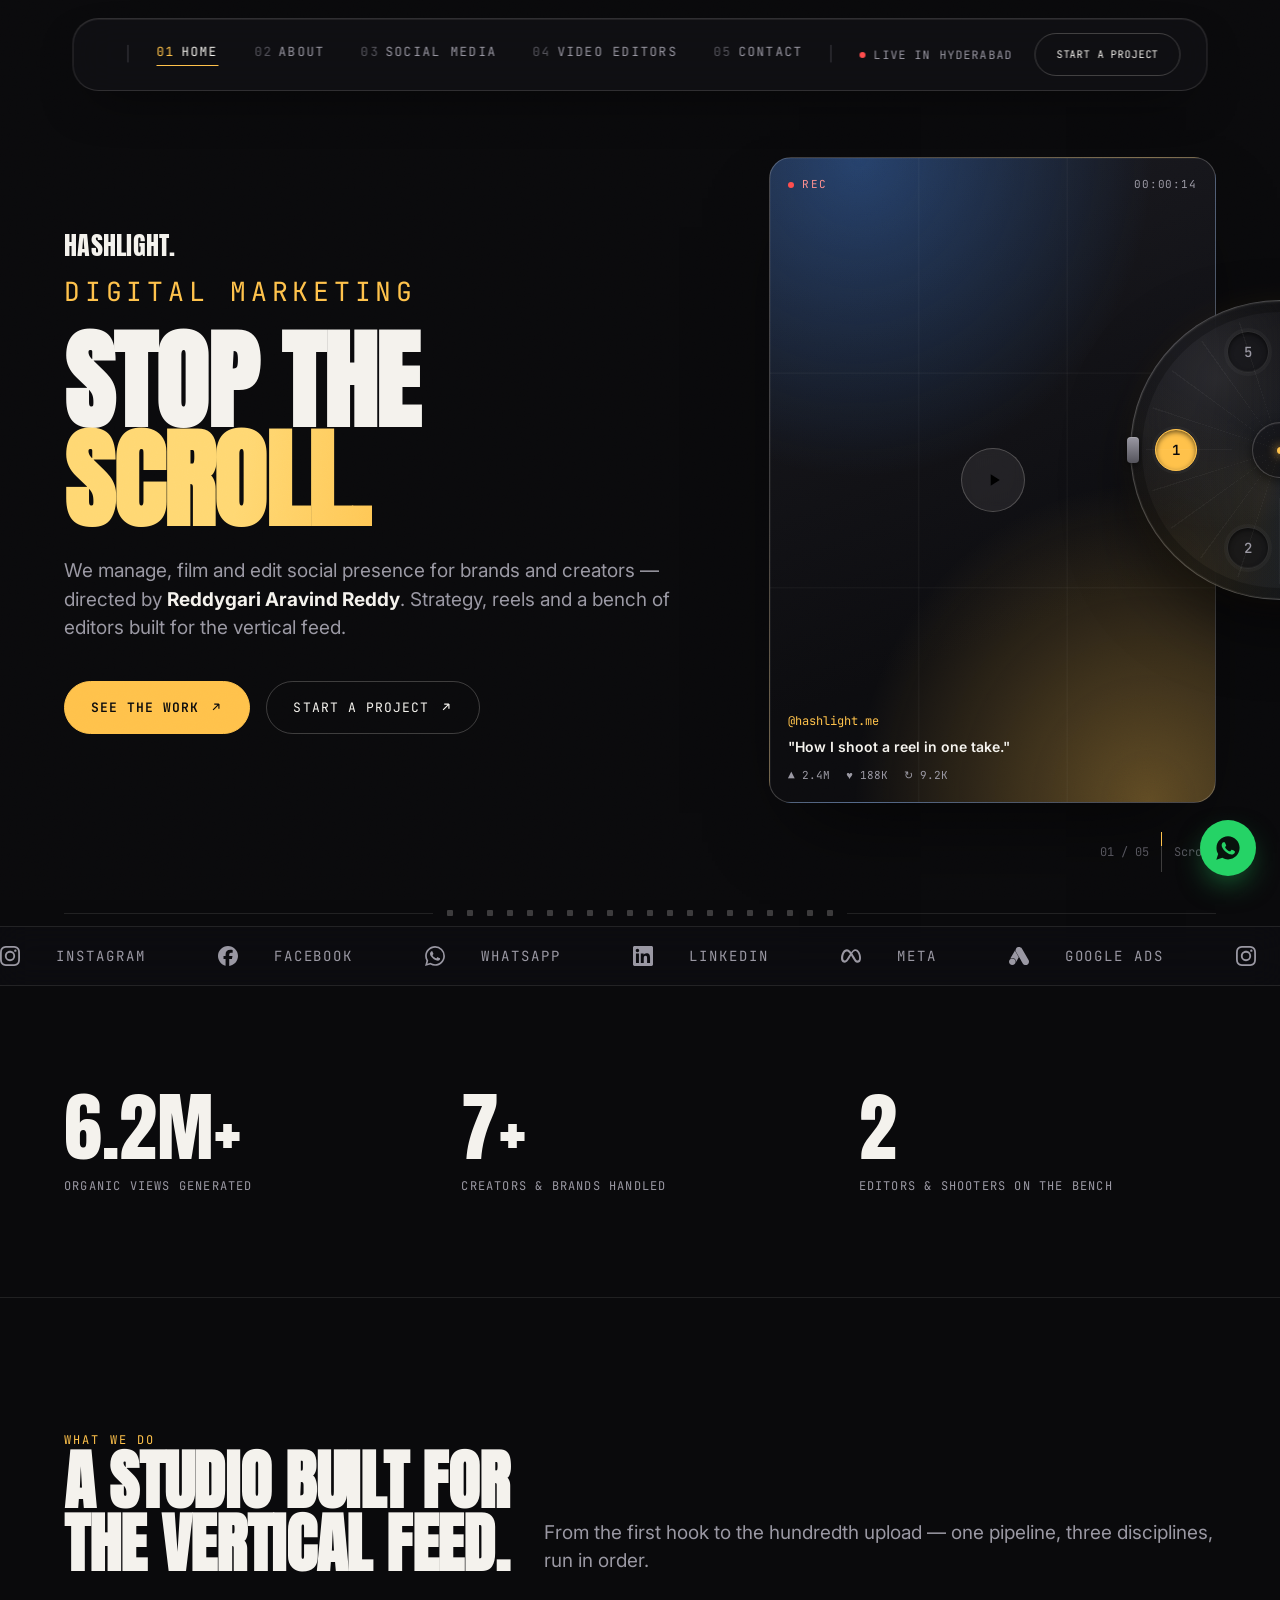
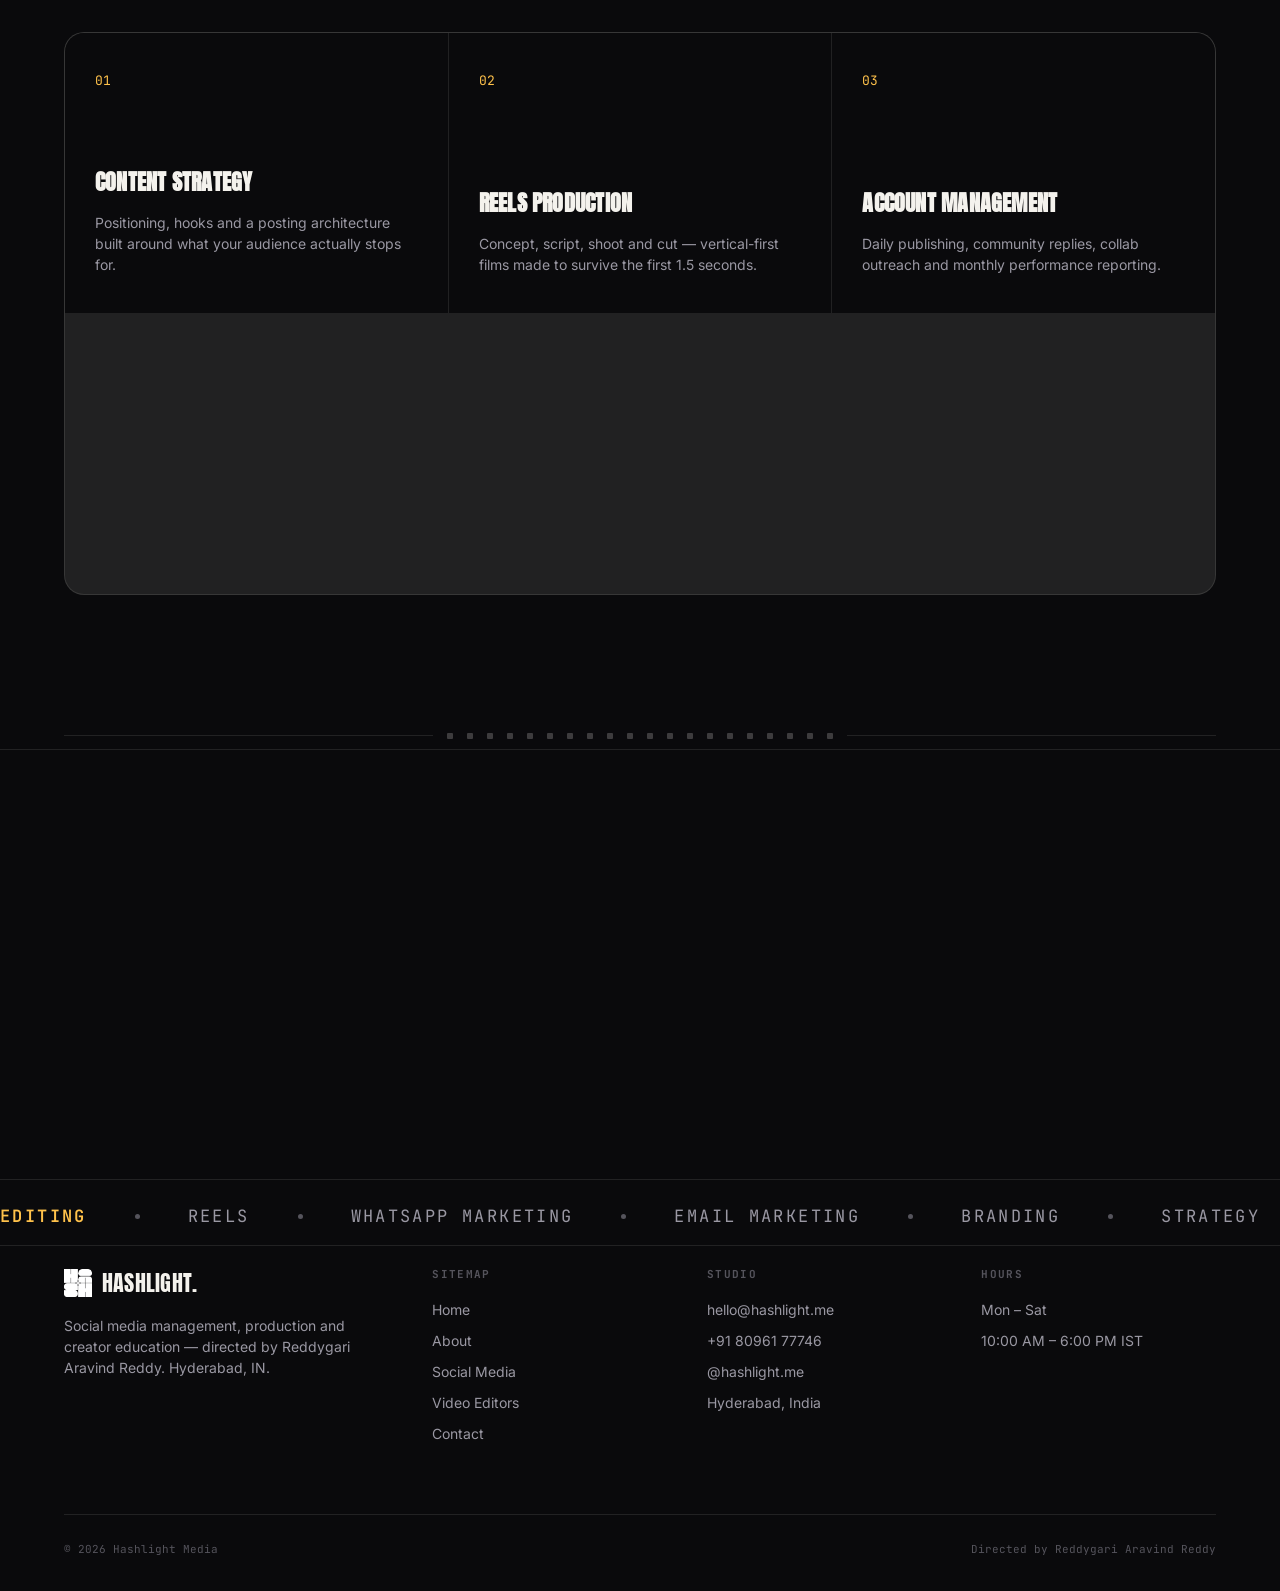
<file: aviireddy.github.io-main/index.html>
<!doctype html>
<html lang="en">
<head>
<meta charset="UTF-8">
<!-- Google Tag Manager -->
<script>(function(w,d,s,l,i){w[l]=w[l]||[];w[l].push({'gtm.start':
new Date().getTime(),event:'gtm.js'});var f=d.getElementsByTagName(s)[0],
j=d.createElement(s),dl=l!='dataLayer'?'&l='+l:'';j.async=true;j.src=
'https://www.googletagmanager.com/gtm.js?id='+i+dl;f.parentNode.insertBefore(j,f);
})(window,document,'script','dataLayer','GTM-NQJWLBSV');</script>
<!-- End Google Tag Manager -->
<!-- Google tag (gtag.js) -->
<script async src="https://www.googletagmanager.com/gtag/js?id=G-N0PJGK31D2"></script>
<script>
  window.dataLayer = window.dataLayer || [];
  function gtag(){dataLayer.push(arguments);}
  gtag('js', new Date());

  gtag('config', 'G-N0PJGK31D2');
</script>
<!-- Meta Pixel Code -->
<script>
!function(f,b,e,v,n,t,s)
{if(f.fbq)return;n=f.fbq=function(){n.callMethod?
n.callMethod.apply(n,arguments):n.queue.push(arguments)};
if(!f._fbq)f._fbq=n;n.push=n;n.loaded=!0;n.version='2.0';
n.queue=[];t=b.createElement(e);t.async=!0;
t.src=v;s=b.getElementsByTagName(e)[0];
s.parentNode.insertBefore(t,s)}(window, document,'script',
'https://connect.facebook.net/en_US/fbevents.js');
fbq('init', '1096933299700600');
fbq('track', 'PageView');
</script>
<noscript><img height="1" width="1" style="display:none"
src="https://www.facebook.com/tr?id=1096933299700600&ev=PageView&noscript=1"
/></noscript>
<!-- End Meta Pixel Code -->
<meta name="viewport" content="width=device-width, initial-scale=1">
<title>Hashlight | Social Media & Reels Agency, Hyderabad</title>
<meta name="description" content="Hyderabad creator-first social media studio — Reels production, Meta ad campaigns, content strategy and account management. 6.8M+ organic views generated.">
<link rel="canonical" href="https://hashlight.me/">
<meta name="robots" content="index, follow">
<meta name="theme-color" content="#0a0a0c">

<meta property="og:type" content="website">
<meta property="og:url" content="https://hashlight.me/">
<meta property="og:title" content="Hashlight | Social Media & Reels Agency, Hyderabad">
<meta property="og:description" content="Hyderabad creator-first social media studio — Reels production, Meta ad campaigns, content strategy and account management. 6.8M+ organic views generated.">
<meta property="og:image" content="https://hashlight.me/img/hashlight_logo1.png">
<meta property="og:locale" content="en_IN">
<meta property="og:site_name" content="Hashlight">

<meta name="twitter:card" content="summary_large_image">
<meta name="twitter:title" content="Hashlight | Social Media & Reels Agency, Hyderabad">
<meta name="twitter:description" content="Hyderabad creator-first social media studio — Reels production, Meta ad campaigns, content strategy and account management. 6.8M+ organic views generated.">
<meta name="twitter:image" content="https://hashlight.me/img/hashlight_logo1.png">

<link rel="icon" href="img/hashlight_logo1.png" type="image/png">
<link rel="preconnect" href="https://fonts.googleapis.com">
<link rel="preconnect" href="https://fonts.gstatic.com" crossorigin>
<link rel="stylesheet" href="css/style.css">

<script type="application/ld+json">
{
  "@context": "https://schema.org",
  "@type": "ProfessionalService",
  "@id": "https://hashlight.me/#business",
  "name": "Hashlight",
  "url": "https://hashlight.me/",
  "image": "https://hashlight.me/img/hashlight_logo1.png",
  "logo": "https://hashlight.me/img/hashlight_logo1.png",
  "description": "Creator-first social media management, reels production and creator education studio based in Hyderabad, India.",
  "email": "hello@hashlight.me",
  "telephone": "+91-80961-77746",
  "priceRange": "$$",
  "areaServed": "Hyderabad, India",
  "address": {
    "@type": "PostalAddress",
    "addressLocality": "Hyderabad",
    "addressRegion": "Telangana",
    "addressCountry": "IN"
  },
  "openingHoursSpecification": {
    "@type": "OpeningHoursSpecification",
    "dayOfWeek": ["Monday","Tuesday","Wednesday","Thursday","Friday","Saturday"],
    "opens": "10:00",
    "closes": "18:00"
  },
  "sameAs": [
    "https://www.instagram.com/hashlight.me/",
    "https://www.instagram.com/avii.fashion/"
  ],
  "founder": {
    "@type": "Person",
    "name": "Reddygari Aravind Reddy",
    "jobTitle": "Founder & Director",
    "sameAs": "https://www.instagram.com/avii.fashion/"
  },
  "hasOfferCatalog": {
    "@type": "OfferCatalog",
    "name": "Hashlight Services",
    "itemListElement": [
      { "@type": "Offer", "itemOffered": { "@type": "Service", "name": "Content Strategy" } },
      { "@type": "Offer", "itemOffered": { "@type": "Service", "name": "Reels Production" } },
      { "@type": "Offer", "itemOffered": { "@type": "Service", "name": "Account Management" } },
      { "@type": "Offer", "itemOffered": { "@type": "Service", "name": "Meta Ad Campaigns" } },
      { "@type": "Offer", "itemOffered": { "@type": "Service", "name": "WhatsApp Marketing" } },
      { "@type": "Offer", "itemOffered": { "@type": "Service", "name": "Email Marketing" } }
    ]
  }
}
</script>
</head>
<body>
<!-- Google Tag Manager (noscript) -->
<noscript><iframe src="https://www.googletagmanager.com/ns.html?id=GTM-NQJWLBSV"
height="0" width="0" style="display:none;visibility:hidden"></iframe></noscript>
<!-- End Google Tag Manager (noscript) -->

<div class="grain"></div>
<div class="flash-spot"></div>

<!-- ================= NAV ================= -->
<header class="site-nav">
  <a href="#home" class="logo"><img src="img/hashlight_logo1.png" alt="Hashlight" class="logo-mark"></a>
  <span class="nav-sep" aria-hidden="true">|</span>
  <nav class="nav-links">
    <a href="#home" data-index="01">Home</a>
    <a href="#about" data-index="02">About</a>
    <a href="#social-media" data-index="03">Social Media</a>
    <a href="#video-editors" data-index="04">Video Editors</a>
    <a href="#contact" data-index="05">Contact</a>
  </nav>
  <span class="nav-sep" aria-hidden="true">|</span>
  <div class="nav-cta">
    <span class="rec-tag"><span class="rec-dot"></span>Live in Hyderabad</span>
    <a href="#contact" class="btn btn-ghost js-start-project">Start a project</a>
  </div>
  <button class="nav-toggle" aria-label="Toggle menu"><span></span><span></span><span></span></button>
</header>

<!-- ================= 1. HOME ================= -->
<section id="home" class="hero wrap" data-dial="Home">
  <div class="hero-grid">
    <div>
      <p class="hero-eyebrow reveal in">
        <span>Hashlight.</span>
        <span>Digital Marketing</span>
      </p>
      <h1 class="h1 hero-title reveal in reveal-d1">Stop the<br><span class="flash">scroll.</span></h1>
      <p class="lede hero-sub reveal in reveal-d2">We manage, film and edit social presence for brands and creators — directed by <b style="color:var(--ink)">Reddygari Aravind Reddy</b>. Strategy, reels and a bench of editors built for the vertical feed.</p>
      <div class="hero-actions reveal in reveal-d3">
        <a href="#social-media" class="btn btn-primary">See the work
          <svg viewBox="0 0 24 24" fill="none" stroke="currentColor" stroke-width="2"><path d="M7 17L17 7M17 7H9M17 7V15"/></svg>
        </a>
        <a href="#contact" class="btn btn-ghost js-start-project">Start a project
          <svg viewBox="0 0 24 24" fill="none" stroke="currentColor" stroke-width="2"><path d="M7 17L17 7M17 7H9M17 7V15"/></svg>
        </a>
      </div>
    </div>

    <div class="reel-card reveal in reveal-d2">
      <video class="reel-video" id="hero-reel-video" src="video/hero-reel.mp4" muted loop playsinline preload="metadata"></video>
      <div class="grid-lines"></div>
      <div class="reel-top">
        <span class="rec-tag"><span class="rec-dot"></span>REC</span>
        <span>00:00:14</span>
      </div>
      <button type="button" class="reel-play" id="hero-reel-play" aria-label="Play reel">
        <svg class="icon-play" viewBox="0 0 24 24" fill="currentColor"><path d="M8 5v14l11-7z"/></svg>
        <svg class="icon-pause" viewBox="0 0 24 24" fill="currentColor"><path d="M6 5h4v14H6zM14 5h4v14h-4z"/></svg>
      </button>
      <div class="reel-bottom">
        <div class="handle">@hashlight.me</div>
        <div class="caption">"How I shoot a reel in one take."</div>
        <div class="reel-stats"><span>▲ 2.4M</span><span>♥ 188K</span><span>↻ 9.2K</span></div>
      </div>
    </div>
  </div>

  <div class="scroll-cue">
    <span>01 / 05</span>
    <span class="track"></span>
    <span>Scroll</span>
  </div>
</section>

<div class="sprockets"><div class="sprockets-row">
  <i></i><i></i><i></i><i></i><i></i><i></i><i></i><i></i><i></i><i></i><i></i><i></i><i></i><i></i><i></i><i></i><i></i><i></i><i></i><i></i>
</div></div>

<!-- ================= TICKER ================= -->
<div class="ticker-wrap">
  <div class="ticker">
    <span><span class="footer-platform-item"><svg viewBox="0 0 24 24" fill="currentColor"><path d="M7.0301.084c-1.2768.0602-2.1487.264-2.911.5634-.7888.3075-1.4575.72-2.1228 1.3877-.6652.6677-1.075 1.3368-1.3802 2.127-.2954.7638-.4956 1.6365-.552 2.914-.0564 1.2775-.0689 1.6882-.0626 4.947.0062 3.2586.0206 3.6671.0825 4.9473.061 1.2765.264 2.1482.5635 2.9107.308.7889.72 1.4573 1.388 2.1228.6679.6655 1.3365 1.0743 2.1285 1.38.7632.295 1.6361.4961 2.9134.552 1.2773.056 1.6884.069 4.9462.0627 3.2578-.0062 3.668-.0207 4.9478-.0814 1.28-.0607 2.147-.2652 2.9098-.5633.7889-.3086 1.4578-.72 2.1228-1.3881.665-.6682 1.0745-1.3378 1.3795-2.1284.2957-.7632.4966-1.636.552-2.9124.056-1.2809.0692-1.6898.063-4.948-.0063-3.2583-.021-3.6668-.0817-4.9465-.0607-1.2797-.264-2.1487-.5633-2.9117-.3084-.7889-.72-1.4568-1.3876-2.1228C21.2982 1.33 20.628.9208 19.8378.6165 19.074.321 18.2017.1197 16.9244.0645 15.6471.0093 15.236-.005 11.977.0014 8.718.0076 8.31.0215 7.0301.0839m.1402 21.6932c-1.17-.0509-1.8053-.2453-2.2287-.408-.5606-.216-.96-.4771-1.3819-.895-.422-.4178-.6811-.8186-.9-1.378-.1644-.4234-.3624-1.058-.4171-2.228-.0595-1.2645-.072-1.6442-.079-4.848-.007-3.2037.0053-3.583.0607-4.848.05-1.169.2456-1.805.408-2.2282.216-.5613.4762-.96.895-1.3816.4188-.4217.8184-.6814 1.3783-.9003.423-.1651 1.0575-.3614 2.227-.4171 1.2655-.06 1.6447-.072 4.848-.079 3.2033-.007 3.5835.005 4.8495.0608 1.169.0508 1.8053.2445 2.228.408.5608.216.96.4754 1.3816.895.4217.4194.6816.8176.9005 1.3787.1653.4217.3617 1.056.4169 2.2263.0602 1.2655.0739 1.645.0796 4.848.0058 3.203-.0055 3.5834-.061 4.848-.051 1.17-.245 1.8055-.408 2.2294-.216.5604-.4763.96-.8954 1.3814-.419.4215-.8181.6811-1.3783.9-.4224.1649-1.0577.3617-2.2262.4174-1.2656.0595-1.6448.072-4.8493.079-3.2045.007-3.5825-.006-4.848-.0608M16.953 5.5864A1.44 1.44 0 1 0 18.39 4.144a1.44 1.44 0 0 0-1.437 1.4424M5.8385 12.012c.0067 3.4032 2.7706 6.1557 6.173 6.1493 3.4026-.0065 6.157-2.7701 6.1506-6.1733-.0065-3.4032-2.771-6.1565-6.174-6.1498-3.403.0067-6.156 2.771-6.1496 6.1738M8 12.0077a4 4 0 1 1 4.008 3.9921A3.9996 3.9996 0 0 1 8 12.0077"/></svg>Instagram</span><span class="footer-platform-item"><svg viewBox="0 0 24 24" fill="currentColor"><path d="M9.101 23.691v-7.98H6.627v-3.667h2.474v-1.58c0-4.085 1.848-5.978 5.858-5.978.401 0 .955.042 1.468.103a8.68 8.68 0 0 1 1.141.195v3.325a8.623 8.623 0 0 0-.653-.036 26.805 26.805 0 0 0-.733-.009c-.707 0-1.259.096-1.675.309a1.686 1.686 0 0 0-.679.622c-.258.42-.374.995-.374 1.752v1.297h3.919l-.386 2.103-.287 1.564h-3.246v8.245C19.396 23.238 24 18.179 24 12.044c0-6.627-5.373-12-12-12s-12 5.373-12 12c0 5.628 3.874 10.35 9.101 11.647Z"/></svg>Facebook</span><span class="footer-platform-item"><svg viewBox="0 0 24 24" fill="currentColor"><path d="M17.472 14.382c-.297-.149-1.758-.867-2.03-.967-.273-.099-.471-.148-.67.15-.197.297-.767.966-.94 1.164-.173.199-.347.223-.644.075-.297-.15-1.255-.463-2.39-1.475-.883-.788-1.48-1.761-1.653-2.059-.173-.297-.018-.458.13-.606.134-.133.298-.347.446-.52.149-.174.198-.298.298-.497.099-.198.05-.371-.025-.52-.075-.149-.669-1.612-.916-2.207-.242-.579-.487-.5-.669-.51-.173-.008-.371-.01-.57-.01-.198 0-.52.074-.792.372-.272.297-1.04 1.016-1.04 2.479 0 1.462 1.065 2.875 1.213 3.074.149.198 2.096 3.2 5.077 4.487.709.306 1.262.489 1.694.625.712.227 1.36.195 1.871.118.571-.085 1.758-.719 2.006-1.413.248-.694.248-1.289.173-1.413-.074-.124-.272-.198-.57-.347m-5.421 7.403h-.004a9.87 9.87 0 01-5.031-1.378l-.361-.214-3.741.982.998-3.648-.235-.374a9.86 9.86 0 01-1.51-5.26c.001-5.45 4.436-9.884 9.888-9.884 2.64 0 5.122 1.03 6.988 2.898a9.825 9.825 0 012.893 6.994c-.003 5.45-4.437 9.884-9.885 9.884m8.413-18.297A11.815 11.815 0 0012.05 0C5.495 0 .16 5.335.157 11.892c0 2.096.547 4.142 1.588 5.945L.057 24l6.305-1.654a11.882 11.882 0 005.683 1.448h.005c6.554 0 11.89-5.335 11.893-11.893a11.821 11.821 0 00-3.48-8.413Z"/></svg>WhatsApp</span><span class="footer-platform-item"><svg viewBox="0 0 24 24" fill="currentColor"><path d="M20.447 20.452h-3.554v-5.569c0-1.328-.027-3.037-1.852-3.037-1.853 0-2.136 1.445-2.136 2.939v5.667H9.351V9h3.414v1.561h.046c.477-.9 1.637-1.85 3.37-1.85 3.601 0 4.267 2.37 4.267 5.455v6.286zM5.337 7.433c-1.144 0-2.063-.926-2.063-2.065 0-1.138.92-2.063 2.063-2.063 1.14 0 2.064.925 2.064 2.063 0 1.139-.925 2.065-2.064 2.065zm1.782 13.019H3.555V9h3.564v11.452zM22.225 0H1.771C.792 0 0 .774 0 1.729v20.542C0 23.227.792 24 1.771 24h20.451C23.2 24 24 23.227 24 22.271V1.729C24 .774 23.2 0 22.222 0h.003z"/></svg>LinkedIn</span><span class="footer-platform-item"><svg viewBox="0 0 24 24" fill="currentColor"><path d="M6.915 4.03c-1.968 0-3.683 1.28-4.871 3.113C.704 9.208 0 11.883 0 14.449c0 .706.07 1.369.21 1.973a6.624 6.624 0 0 0 .265.86 5.297 5.297 0 0 0 .371.761c.696 1.159 1.818 1.927 3.593 1.927 1.497 0 2.633-.671 3.965-2.444.76-1.012 1.144-1.626 2.663-4.32l.756-1.339.186-.325c.061.1.121.196.183.3l2.152 3.595c.724 1.21 1.665 2.556 2.47 3.314 1.046.987 1.992 1.22 3.06 1.22 1.075 0 1.876-.355 2.455-.843a3.743 3.743 0 0 0 .81-.973c.542-.939.861-2.127.861-3.745 0-2.72-.681-5.357-2.084-7.45-1.282-1.912-2.957-2.93-4.716-2.93-1.047 0-2.088.467-3.053 1.308-.652.57-1.257 1.29-1.82 2.05-.69-.875-1.335-1.547-1.958-2.056-1.182-.966-2.315-1.303-3.454-1.303zm10.16 2.053c1.147 0 2.188.758 2.992 1.999 1.132 1.748 1.647 4.195 1.647 6.4 0 1.548-.368 2.9-1.839 2.9-.58 0-1.027-.23-1.664-1.004-.496-.601-1.343-1.878-2.832-4.358l-.617-1.028a44.908 44.908 0 0 0-1.255-1.98c.07-.109.141-.224.211-.327 1.12-1.667 2.118-2.602 3.358-2.602zm-10.201.553c1.265 0 2.058.791 2.675 1.446.307.327.737.871 1.234 1.579l-1.02 1.566c-.757 1.163-1.882 3.017-2.837 4.338-1.191 1.649-1.81 1.817-2.486 1.817-.524 0-1.038-.237-1.383-.794-.263-.426-.464-1.13-.464-2.046 0-2.221.63-4.535 1.66-6.088.454-.687.964-1.226 1.533-1.533a2.264 2.264 0 0 1 1.088-.285z"/></svg>Meta</span><span class="footer-platform-item"><svg viewBox="0 0 24 24" fill="currentColor"><path d="M3.9998 22.9291C1.7908 22.9291 0 21.1383 0 18.9293s1.7908-3.9998 3.9998-3.9998 3.9998 1.7908 3.9998 3.9998-1.7908 3.9998-3.9998 3.9998zm19.4643-6.0004L15.4632 3.072C14.3586 1.1587 11.9121.5028 9.9988 1.6074S7.4295 5.1585 8.5341 7.0718l8.0009 13.8567c1.1046 1.9133 3.5511 2.5679 5.4644 1.4646 1.9134-1.1046 2.568-3.5511 1.4647-5.4644zM7.5137 4.8438L1.5645 15.1484A4.5 4.5 0 0 1 4 14.4297c2.5597-.0075 4.6248 2.1585 4.4941 4.7148l3.2168-5.5723-3.6094-6.25c-.4499-.7793-.6322-1.6394-.5878-2.4784z"/></svg>Google Ads</span><span class="footer-platform-item"><svg viewBox="0 0 24 24" fill="currentColor"><path d="M7.0301.084c-1.2768.0602-2.1487.264-2.911.5634-.7888.3075-1.4575.72-2.1228 1.3877-.6652.6677-1.075 1.3368-1.3802 2.127-.2954.7638-.4956 1.6365-.552 2.914-.0564 1.2775-.0689 1.6882-.0626 4.947.0062 3.2586.0206 3.6671.0825 4.9473.061 1.2765.264 2.1482.5635 2.9107.308.7889.72 1.4573 1.388 2.1228.6679.6655 1.3365 1.0743 2.1285 1.38.7632.295 1.6361.4961 2.9134.552 1.2773.056 1.6884.069 4.9462.0627 3.2578-.0062 3.668-.0207 4.9478-.0814 1.28-.0607 2.147-.2652 2.9098-.5633.7889-.3086 1.4578-.72 2.1228-1.3881.665-.6682 1.0745-1.3378 1.3795-2.1284.2957-.7632.4966-1.636.552-2.9124.056-1.2809.0692-1.6898.063-4.948-.0063-3.2583-.021-3.6668-.0817-4.9465-.0607-1.2797-.264-2.1487-.5633-2.9117-.3084-.7889-.72-1.4568-1.3876-2.1228C21.2982 1.33 20.628.9208 19.8378.6165 19.074.321 18.2017.1197 16.9244.0645 15.6471.0093 15.236-.005 11.977.0014 8.718.0076 8.31.0215 7.0301.0839m.1402 21.6932c-1.17-.0509-1.8053-.2453-2.2287-.408-.5606-.216-.96-.4771-1.3819-.895-.422-.4178-.6811-.8186-.9-1.378-.1644-.4234-.3624-1.058-.4171-2.228-.0595-1.2645-.072-1.6442-.079-4.848-.007-3.2037.0053-3.583.0607-4.848.05-1.169.2456-1.805.408-2.2282.216-.5613.4762-.96.895-1.3816.4188-.4217.8184-.6814 1.3783-.9003.423-.1651 1.0575-.3614 2.227-.4171 1.2655-.06 1.6447-.072 4.848-.079 3.2033-.007 3.5835.005 4.8495.0608 1.169.0508 1.8053.2445 2.228.408.5608.216.96.4754 1.3816.895.4217.4194.6816.8176.9005 1.3787.1653.4217.3617 1.056.4169 2.2263.0602 1.2655.0739 1.645.0796 4.848.0058 3.203-.0055 3.5834-.061 4.848-.051 1.17-.245 1.8055-.408 2.2294-.216.5604-.4763.96-.8954 1.3814-.419.4215-.8181.6811-1.3783.9-.4224.1649-1.0577.3617-2.2262.4174-1.2656.0595-1.6448.072-4.8493.079-3.2045.007-3.5825-.006-4.848-.0608M16.953 5.5864A1.44 1.44 0 1 0 18.39 4.144a1.44 1.44 0 0 0-1.437 1.4424M5.8385 12.012c.0067 3.4032 2.7706 6.1557 6.173 6.1493 3.4026-.0065 6.157-2.7701 6.1506-6.1733-.0065-3.4032-2.771-6.1565-6.174-6.1498-3.403.0067-6.156 2.771-6.1496 6.1738M8 12.0077a4 4 0 1 1 4.008 3.9921A3.9996 3.9996 0 0 1 8 12.0077"/></svg>Instagram</span><span class="footer-platform-item"><svg viewBox="0 0 24 24" fill="currentColor"><path d="M9.101 23.691v-7.98H6.627v-3.667h2.474v-1.58c0-4.085 1.848-5.978 5.858-5.978.401 0 .955.042 1.468.103a8.68 8.68 0 0 1 1.141.195v3.325a8.623 8.623 0 0 0-.653-.036 26.805 26.805 0 0 0-.733-.009c-.707 0-1.259.096-1.675.309a1.686 1.686 0 0 0-.679.622c-.258.42-.374.995-.374 1.752v1.297h3.919l-.386 2.103-.287 1.564h-3.246v8.245C19.396 23.238 24 18.179 24 12.044c0-6.627-5.373-12-12-12s-12 5.373-12 12c0 5.628 3.874 10.35 9.101 11.647Z"/></svg>Facebook</span><span class="footer-platform-item"><svg viewBox="0 0 24 24" fill="currentColor"><path d="M17.472 14.382c-.297-.149-1.758-.867-2.03-.967-.273-.099-.471-.148-.67.15-.197.297-.767.966-.94 1.164-.173.199-.347.223-.644.075-.297-.15-1.255-.463-2.39-1.475-.883-.788-1.48-1.761-1.653-2.059-.173-.297-.018-.458.13-.606.134-.133.298-.347.446-.52.149-.174.198-.298.298-.497.099-.198.05-.371-.025-.52-.075-.149-.669-1.612-.916-2.207-.242-.579-.487-.5-.669-.51-.173-.008-.371-.01-.57-.01-.198 0-.52.074-.792.372-.272.297-1.04 1.016-1.04 2.479 0 1.462 1.065 2.875 1.213 3.074.149.198 2.096 3.2 5.077 4.487.709.306 1.262.489 1.694.625.712.227 1.36.195 1.871.118.571-.085 1.758-.719 2.006-1.413.248-.694.248-1.289.173-1.413-.074-.124-.272-.198-.57-.347m-5.421 7.403h-.004a9.87 9.87 0 01-5.031-1.378l-.361-.214-3.741.982.998-3.648-.235-.374a9.86 9.86 0 01-1.51-5.26c.001-5.45 4.436-9.884 9.888-9.884 2.64 0 5.122 1.03 6.988 2.898a9.825 9.825 0 012.893 6.994c-.003 5.45-4.437 9.884-9.885 9.884m8.413-18.297A11.815 11.815 0 0012.05 0C5.495 0 .16 5.335.157 11.892c0 2.096.547 4.142 1.588 5.945L.057 24l6.305-1.654a11.882 11.882 0 005.683 1.448h.005c6.554 0 11.89-5.335 11.893-11.893a11.821 11.821 0 00-3.48-8.413Z"/></svg>WhatsApp</span><span class="footer-platform-item"><svg viewBox="0 0 24 24" fill="currentColor"><path d="M20.447 20.452h-3.554v-5.569c0-1.328-.027-3.037-1.852-3.037-1.853 0-2.136 1.445-2.136 2.939v5.667H9.351V9h3.414v1.561h.046c.477-.9 1.637-1.85 3.37-1.85 3.601 0 4.267 2.37 4.267 5.455v6.286zM5.337 7.433c-1.144 0-2.063-.926-2.063-2.065 0-1.138.92-2.063 2.063-2.063 1.14 0 2.064.925 2.064 2.063 0 1.139-.925 2.065-2.064 2.065zm1.782 13.019H3.555V9h3.564v11.452zM22.225 0H1.771C.792 0 0 .774 0 1.729v20.542C0 23.227.792 24 1.771 24h20.451C23.2 24 24 23.227 24 22.271V1.729C24 .774 23.2 0 22.222 0h.003z"/></svg>LinkedIn</span><span class="footer-platform-item"><svg viewBox="0 0 24 24" fill="currentColor"><path d="M6.915 4.03c-1.968 0-3.683 1.28-4.871 3.113C.704 9.208 0 11.883 0 14.449c0 .706.07 1.369.21 1.973a6.624 6.624 0 0 0 .265.86 5.297 5.297 0 0 0 .371.761c.696 1.159 1.818 1.927 3.593 1.927 1.497 0 2.633-.671 3.965-2.444.76-1.012 1.144-1.626 2.663-4.32l.756-1.339.186-.325c.061.1.121.196.183.3l2.152 3.595c.724 1.21 1.665 2.556 2.47 3.314 1.046.987 1.992 1.22 3.06 1.22 1.075 0 1.876-.355 2.455-.843a3.743 3.743 0 0 0 .81-.973c.542-.939.861-2.127.861-3.745 0-2.72-.681-5.357-2.084-7.45-1.282-1.912-2.957-2.93-4.716-2.93-1.047 0-2.088.467-3.053 1.308-.652.57-1.257 1.29-1.82 2.05-.69-.875-1.335-1.547-1.958-2.056-1.182-.966-2.315-1.303-3.454-1.303zm10.16 2.053c1.147 0 2.188.758 2.992 1.999 1.132 1.748 1.647 4.195 1.647 6.4 0 1.548-.368 2.9-1.839 2.9-.58 0-1.027-.23-1.664-1.004-.496-.601-1.343-1.878-2.832-4.358l-.617-1.028a44.908 44.908 0 0 0-1.255-1.98c.07-.109.141-.224.211-.327 1.12-1.667 2.118-2.602 3.358-2.602zm-10.201.553c1.265 0 2.058.791 2.675 1.446.307.327.737.871 1.234 1.579l-1.02 1.566c-.757 1.163-1.882 3.017-2.837 4.338-1.191 1.649-1.81 1.817-2.486 1.817-.524 0-1.038-.237-1.383-.794-.263-.426-.464-1.13-.464-2.046 0-2.221.63-4.535 1.66-6.088.454-.687.964-1.226 1.533-1.533a2.264 2.264 0 0 1 1.088-.285z"/></svg>Meta</span><span class="footer-platform-item"><svg viewBox="0 0 24 24" fill="currentColor"><path d="M3.9998 22.9291C1.7908 22.9291 0 21.1383 0 18.9293s1.7908-3.9998 3.9998-3.9998 3.9998 1.7908 3.9998 3.9998-1.7908 3.9998-3.9998 3.9998zm19.4643-6.0004L15.4632 3.072C14.3586 1.1587 11.9121.5028 9.9988 1.6074S7.4295 5.1585 8.5341 7.0718l8.0009 13.8567c1.1046 1.9133 3.5511 2.5679 5.4644 1.4646 1.9134-1.1046 2.568-3.5511 1.4647-5.4644zM7.5137 4.8438L1.5645 15.1484A4.5 4.5 0 0 1 4 14.4297c2.5597-.0075 4.6248 2.1585 4.4941 4.7148l3.2168-5.5723-3.6094-6.25c-.4499-.7793-.6322-1.6394-.5878-2.4784z"/></svg>Google Ads</span></span>
    <span><span class="footer-platform-item"><svg viewBox="0 0 24 24" fill="currentColor"><path d="M7.0301.084c-1.2768.0602-2.1487.264-2.911.5634-.7888.3075-1.4575.72-2.1228 1.3877-.6652.6677-1.075 1.3368-1.3802 2.127-.2954.7638-.4956 1.6365-.552 2.914-.0564 1.2775-.0689 1.6882-.0626 4.947.0062 3.2586.0206 3.6671.0825 4.9473.061 1.2765.264 2.1482.5635 2.9107.308.7889.72 1.4573 1.388 2.1228.6679.6655 1.3365 1.0743 2.1285 1.38.7632.295 1.6361.4961 2.9134.552 1.2773.056 1.6884.069 4.9462.0627 3.2578-.0062 3.668-.0207 4.9478-.0814 1.28-.0607 2.147-.2652 2.9098-.5633.7889-.3086 1.4578-.72 2.1228-1.3881.665-.6682 1.0745-1.3378 1.3795-2.1284.2957-.7632.4966-1.636.552-2.9124.056-1.2809.0692-1.6898.063-4.948-.0063-3.2583-.021-3.6668-.0817-4.9465-.0607-1.2797-.264-2.1487-.5633-2.9117-.3084-.7889-.72-1.4568-1.3876-2.1228C21.2982 1.33 20.628.9208 19.8378.6165 19.074.321 18.2017.1197 16.9244.0645 15.6471.0093 15.236-.005 11.977.0014 8.718.0076 8.31.0215 7.0301.0839m.1402 21.6932c-1.17-.0509-1.8053-.2453-2.2287-.408-.5606-.216-.96-.4771-1.3819-.895-.422-.4178-.6811-.8186-.9-1.378-.1644-.4234-.3624-1.058-.4171-2.228-.0595-1.2645-.072-1.6442-.079-4.848-.007-3.2037.0053-3.583.0607-4.848.05-1.169.2456-1.805.408-2.2282.216-.5613.4762-.96.895-1.3816.4188-.4217.8184-.6814 1.3783-.9003.423-.1651 1.0575-.3614 2.227-.4171 1.2655-.06 1.6447-.072 4.848-.079 3.2033-.007 3.5835.005 4.8495.0608 1.169.0508 1.8053.2445 2.228.408.5608.216.96.4754 1.3816.895.4217.4194.6816.8176.9005 1.3787.1653.4217.3617 1.056.4169 2.2263.0602 1.2655.0739 1.645.0796 4.848.0058 3.203-.0055 3.5834-.061 4.848-.051 1.17-.245 1.8055-.408 2.2294-.216.5604-.4763.96-.8954 1.3814-.419.4215-.8181.6811-1.3783.9-.4224.1649-1.0577.3617-2.2262.4174-1.2656.0595-1.6448.072-4.8493.079-3.2045.007-3.5825-.006-4.848-.0608M16.953 5.5864A1.44 1.44 0 1 0 18.39 4.144a1.44 1.44 0 0 0-1.437 1.4424M5.8385 12.012c.0067 3.4032 2.7706 6.1557 6.173 6.1493 3.4026-.0065 6.157-2.7701 6.1506-6.1733-.0065-3.4032-2.771-6.1565-6.174-6.1498-3.403.0067-6.156 2.771-6.1496 6.1738M8 12.0077a4 4 0 1 1 4.008 3.9921A3.9996 3.9996 0 0 1 8 12.0077"/></svg>Instagram</span><span class="footer-platform-item"><svg viewBox="0 0 24 24" fill="currentColor"><path d="M9.101 23.691v-7.98H6.627v-3.667h2.474v-1.58c0-4.085 1.848-5.978 5.858-5.978.401 0 .955.042 1.468.103a8.68 8.68 0 0 1 1.141.195v3.325a8.623 8.623 0 0 0-.653-.036 26.805 26.805 0 0 0-.733-.009c-.707 0-1.259.096-1.675.309a1.686 1.686 0 0 0-.679.622c-.258.42-.374.995-.374 1.752v1.297h3.919l-.386 2.103-.287 1.564h-3.246v8.245C19.396 23.238 24 18.179 24 12.044c0-6.627-5.373-12-12-12s-12 5.373-12 12c0 5.628 3.874 10.35 9.101 11.647Z"/></svg>Facebook</span><span class="footer-platform-item"><svg viewBox="0 0 24 24" fill="currentColor"><path d="M17.472 14.382c-.297-.149-1.758-.867-2.03-.967-.273-.099-.471-.148-.67.15-.197.297-.767.966-.94 1.164-.173.199-.347.223-.644.075-.297-.15-1.255-.463-2.39-1.475-.883-.788-1.48-1.761-1.653-2.059-.173-.297-.018-.458.13-.606.134-.133.298-.347.446-.52.149-.174.198-.298.298-.497.099-.198.05-.371-.025-.52-.075-.149-.669-1.612-.916-2.207-.242-.579-.487-.5-.669-.51-.173-.008-.371-.01-.57-.01-.198 0-.52.074-.792.372-.272.297-1.04 1.016-1.04 2.479 0 1.462 1.065 2.875 1.213 3.074.149.198 2.096 3.2 5.077 4.487.709.306 1.262.489 1.694.625.712.227 1.36.195 1.871.118.571-.085 1.758-.719 2.006-1.413.248-.694.248-1.289.173-1.413-.074-.124-.272-.198-.57-.347m-5.421 7.403h-.004a9.87 9.87 0 01-5.031-1.378l-.361-.214-3.741.982.998-3.648-.235-.374a9.86 9.86 0 01-1.51-5.26c.001-5.45 4.436-9.884 9.888-9.884 2.64 0 5.122 1.03 6.988 2.898a9.825 9.825 0 012.893 6.994c-.003 5.45-4.437 9.884-9.885 9.884m8.413-18.297A11.815 11.815 0 0012.05 0C5.495 0 .16 5.335.157 11.892c0 2.096.547 4.142 1.588 5.945L.057 24l6.305-1.654a11.882 11.882 0 005.683 1.448h.005c6.554 0 11.89-5.335 11.893-11.893a11.821 11.821 0 00-3.48-8.413Z"/></svg>WhatsApp</span><span class="footer-platform-item"><svg viewBox="0 0 24 24" fill="currentColor"><path d="M20.447 20.452h-3.554v-5.569c0-1.328-.027-3.037-1.852-3.037-1.853 0-2.136 1.445-2.136 2.939v5.667H9.351V9h3.414v1.561h.046c.477-.9 1.637-1.85 3.37-1.85 3.601 0 4.267 2.37 4.267 5.455v6.286zM5.337 7.433c-1.144 0-2.063-.926-2.063-2.065 0-1.138.92-2.063 2.063-2.063 1.14 0 2.064.925 2.064 2.063 0 1.139-.925 2.065-2.064 2.065zm1.782 13.019H3.555V9h3.564v11.452zM22.225 0H1.771C.792 0 0 .774 0 1.729v20.542C0 23.227.792 24 1.771 24h20.451C23.2 24 24 23.227 24 22.271V1.729C24 .774 23.2 0 22.222 0h.003z"/></svg>LinkedIn</span><span class="footer-platform-item"><svg viewBox="0 0 24 24" fill="currentColor"><path d="M6.915 4.03c-1.968 0-3.683 1.28-4.871 3.113C.704 9.208 0 11.883 0 14.449c0 .706.07 1.369.21 1.973a6.624 6.624 0 0 0 .265.86 5.297 5.297 0 0 0 .371.761c.696 1.159 1.818 1.927 3.593 1.927 1.497 0 2.633-.671 3.965-2.444.76-1.012 1.144-1.626 2.663-4.32l.756-1.339.186-.325c.061.1.121.196.183.3l2.152 3.595c.724 1.21 1.665 2.556 2.47 3.314 1.046.987 1.992 1.22 3.06 1.22 1.075 0 1.876-.355 2.455-.843a3.743 3.743 0 0 0 .81-.973c.542-.939.861-2.127.861-3.745 0-2.72-.681-5.357-2.084-7.45-1.282-1.912-2.957-2.93-4.716-2.93-1.047 0-2.088.467-3.053 1.308-.652.57-1.257 1.29-1.82 2.05-.69-.875-1.335-1.547-1.958-2.056-1.182-.966-2.315-1.303-3.454-1.303zm10.16 2.053c1.147 0 2.188.758 2.992 1.999 1.132 1.748 1.647 4.195 1.647 6.4 0 1.548-.368 2.9-1.839 2.9-.58 0-1.027-.23-1.664-1.004-.496-.601-1.343-1.878-2.832-4.358l-.617-1.028a44.908 44.908 0 0 0-1.255-1.98c.07-.109.141-.224.211-.327 1.12-1.667 2.118-2.602 3.358-2.602zm-10.201.553c1.265 0 2.058.791 2.675 1.446.307.327.737.871 1.234 1.579l-1.02 1.566c-.757 1.163-1.882 3.017-2.837 4.338-1.191 1.649-1.81 1.817-2.486 1.817-.524 0-1.038-.237-1.383-.794-.263-.426-.464-1.13-.464-2.046 0-2.221.63-4.535 1.66-6.088.454-.687.964-1.226 1.533-1.533a2.264 2.264 0 0 1 1.088-.285z"/></svg>Meta</span><span class="footer-platform-item"><svg viewBox="0 0 24 24" fill="currentColor"><path d="M3.9998 22.9291C1.7908 22.9291 0 21.1383 0 18.9293s1.7908-3.9998 3.9998-3.9998 3.9998 1.7908 3.9998 3.9998-1.7908 3.9998-3.9998 3.9998zm19.4643-6.0004L15.4632 3.072C14.3586 1.1587 11.9121.5028 9.9988 1.6074S7.4295 5.1585 8.5341 7.0718l8.0009 13.8567c1.1046 1.9133 3.5511 2.5679 5.4644 1.4646 1.9134-1.1046 2.568-3.5511 1.4647-5.4644zM7.5137 4.8438L1.5645 15.1484A4.5 4.5 0 0 1 4 14.4297c2.5597-.0075 4.6248 2.1585 4.4941 4.7148l3.2168-5.5723-3.6094-6.25c-.4499-.7793-.6322-1.6394-.5878-2.4784z"/></svg>Google Ads</span><span class="footer-platform-item"><svg viewBox="0 0 24 24" fill="currentColor"><path d="M7.0301.084c-1.2768.0602-2.1487.264-2.911.5634-.7888.3075-1.4575.72-2.1228 1.3877-.6652.6677-1.075 1.3368-1.3802 2.127-.2954.7638-.4956 1.6365-.552 2.914-.0564 1.2775-.0689 1.6882-.0626 4.947.0062 3.2586.0206 3.6671.0825 4.9473.061 1.2765.264 2.1482.5635 2.9107.308.7889.72 1.4573 1.388 2.1228.6679.6655 1.3365 1.0743 2.1285 1.38.7632.295 1.6361.4961 2.9134.552 1.2773.056 1.6884.069 4.9462.0627 3.2578-.0062 3.668-.0207 4.9478-.0814 1.28-.0607 2.147-.2652 2.9098-.5633.7889-.3086 1.4578-.72 2.1228-1.3881.665-.6682 1.0745-1.3378 1.3795-2.1284.2957-.7632.4966-1.636.552-2.9124.056-1.2809.0692-1.6898.063-4.948-.0063-3.2583-.021-3.6668-.0817-4.9465-.0607-1.2797-.264-2.1487-.5633-2.9117-.3084-.7889-.72-1.4568-1.3876-2.1228C21.2982 1.33 20.628.9208 19.8378.6165 19.074.321 18.2017.1197 16.9244.0645 15.6471.0093 15.236-.005 11.977.0014 8.718.0076 8.31.0215 7.0301.0839m.1402 21.6932c-1.17-.0509-1.8053-.2453-2.2287-.408-.5606-.216-.96-.4771-1.3819-.895-.422-.4178-.6811-.8186-.9-1.378-.1644-.4234-.3624-1.058-.4171-2.228-.0595-1.2645-.072-1.6442-.079-4.848-.007-3.2037.0053-3.583.0607-4.848.05-1.169.2456-1.805.408-2.2282.216-.5613.4762-.96.895-1.3816.4188-.4217.8184-.6814 1.3783-.9003.423-.1651 1.0575-.3614 2.227-.4171 1.2655-.06 1.6447-.072 4.848-.079 3.2033-.007 3.5835.005 4.8495.0608 1.169.0508 1.8053.2445 2.228.408.5608.216.96.4754 1.3816.895.4217.4194.6816.8176.9005 1.3787.1653.4217.3617 1.056.4169 2.2263.0602 1.2655.0739 1.645.0796 4.848.0058 3.203-.0055 3.5834-.061 4.848-.051 1.17-.245 1.8055-.408 2.2294-.216.5604-.4763.96-.8954 1.3814-.419.4215-.8181.6811-1.3783.9-.4224.1649-1.0577.3617-2.2262.4174-1.2656.0595-1.6448.072-4.8493.079-3.2045.007-3.5825-.006-4.848-.0608M16.953 5.5864A1.44 1.44 0 1 0 18.39 4.144a1.44 1.44 0 0 0-1.437 1.4424M5.8385 12.012c.0067 3.4032 2.7706 6.1557 6.173 6.1493 3.4026-.0065 6.157-2.7701 6.1506-6.1733-.0065-3.4032-2.771-6.1565-6.174-6.1498-3.403.0067-6.156 2.771-6.1496 6.1738M8 12.0077a4 4 0 1 1 4.008 3.9921A3.9996 3.9996 0 0 1 8 12.0077"/></svg>Instagram</span><span class="footer-platform-item"><svg viewBox="0 0 24 24" fill="currentColor"><path d="M9.101 23.691v-7.98H6.627v-3.667h2.474v-1.58c0-4.085 1.848-5.978 5.858-5.978.401 0 .955.042 1.468.103a8.68 8.68 0 0 1 1.141.195v3.325a8.623 8.623 0 0 0-.653-.036 26.805 26.805 0 0 0-.733-.009c-.707 0-1.259.096-1.675.309a1.686 1.686 0 0 0-.679.622c-.258.42-.374.995-.374 1.752v1.297h3.919l-.386 2.103-.287 1.564h-3.246v8.245C19.396 23.238 24 18.179 24 12.044c0-6.627-5.373-12-12-12s-12 5.373-12 12c0 5.628 3.874 10.35 9.101 11.647Z"/></svg>Facebook</span><span class="footer-platform-item"><svg viewBox="0 0 24 24" fill="currentColor"><path d="M17.472 14.382c-.297-.149-1.758-.867-2.03-.967-.273-.099-.471-.148-.67.15-.197.297-.767.966-.94 1.164-.173.199-.347.223-.644.075-.297-.15-1.255-.463-2.39-1.475-.883-.788-1.48-1.761-1.653-2.059-.173-.297-.018-.458.13-.606.134-.133.298-.347.446-.52.149-.174.198-.298.298-.497.099-.198.05-.371-.025-.52-.075-.149-.669-1.612-.916-2.207-.242-.579-.487-.5-.669-.51-.173-.008-.371-.01-.57-.01-.198 0-.52.074-.792.372-.272.297-1.04 1.016-1.04 2.479 0 1.462 1.065 2.875 1.213 3.074.149.198 2.096 3.2 5.077 4.487.709.306 1.262.489 1.694.625.712.227 1.36.195 1.871.118.571-.085 1.758-.719 2.006-1.413.248-.694.248-1.289.173-1.413-.074-.124-.272-.198-.57-.347m-5.421 7.403h-.004a9.87 9.87 0 01-5.031-1.378l-.361-.214-3.741.982.998-3.648-.235-.374a9.86 9.86 0 01-1.51-5.26c.001-5.45 4.436-9.884 9.888-9.884 2.64 0 5.122 1.03 6.988 2.898a9.825 9.825 0 012.893 6.994c-.003 5.45-4.437 9.884-9.885 9.884m8.413-18.297A11.815 11.815 0 0012.05 0C5.495 0 .16 5.335.157 11.892c0 2.096.547 4.142 1.588 5.945L.057 24l6.305-1.654a11.882 11.882 0 005.683 1.448h.005c6.554 0 11.89-5.335 11.893-11.893a11.821 11.821 0 00-3.48-8.413Z"/></svg>WhatsApp</span><span class="footer-platform-item"><svg viewBox="0 0 24 24" fill="currentColor"><path d="M20.447 20.452h-3.554v-5.569c0-1.328-.027-3.037-1.852-3.037-1.853 0-2.136 1.445-2.136 2.939v5.667H9.351V9h3.414v1.561h.046c.477-.9 1.637-1.85 3.37-1.85 3.601 0 4.267 2.37 4.267 5.455v6.286zM5.337 7.433c-1.144 0-2.063-.926-2.063-2.065 0-1.138.92-2.063 2.063-2.063 1.14 0 2.064.925 2.064 2.063 0 1.139-.925 2.065-2.064 2.065zm1.782 13.019H3.555V9h3.564v11.452zM22.225 0H1.771C.792 0 0 .774 0 1.729v20.542C0 23.227.792 24 1.771 24h20.451C23.2 24 24 23.227 24 22.271V1.729C24 .774 23.2 0 22.222 0h.003z"/></svg>LinkedIn</span><span class="footer-platform-item"><svg viewBox="0 0 24 24" fill="currentColor"><path d="M6.915 4.03c-1.968 0-3.683 1.28-4.871 3.113C.704 9.208 0 11.883 0 14.449c0 .706.07 1.369.21 1.973a6.624 6.624 0 0 0 .265.86 5.297 5.297 0 0 0 .371.761c.696 1.159 1.818 1.927 3.593 1.927 1.497 0 2.633-.671 3.965-2.444.76-1.012 1.144-1.626 2.663-4.32l.756-1.339.186-.325c.061.1.121.196.183.3l2.152 3.595c.724 1.21 1.665 2.556 2.47 3.314 1.046.987 1.992 1.22 3.06 1.22 1.075 0 1.876-.355 2.455-.843a3.743 3.743 0 0 0 .81-.973c.542-.939.861-2.127.861-3.745 0-2.72-.681-5.357-2.084-7.45-1.282-1.912-2.957-2.93-4.716-2.93-1.047 0-2.088.467-3.053 1.308-.652.57-1.257 1.29-1.82 2.05-.69-.875-1.335-1.547-1.958-2.056-1.182-.966-2.315-1.303-3.454-1.303zm10.16 2.053c1.147 0 2.188.758 2.992 1.999 1.132 1.748 1.647 4.195 1.647 6.4 0 1.548-.368 2.9-1.839 2.9-.58 0-1.027-.23-1.664-1.004-.496-.601-1.343-1.878-2.832-4.358l-.617-1.028a44.908 44.908 0 0 0-1.255-1.98c.07-.109.141-.224.211-.327 1.12-1.667 2.118-2.602 3.358-2.602zm-10.201.553c1.265 0 2.058.791 2.675 1.446.307.327.737.871 1.234 1.579l-1.02 1.566c-.757 1.163-1.882 3.017-2.837 4.338-1.191 1.649-1.81 1.817-2.486 1.817-.524 0-1.038-.237-1.383-.794-.263-.426-.464-1.13-.464-2.046 0-2.221.63-4.535 1.66-6.088.454-.687.964-1.226 1.533-1.533a2.264 2.264 0 0 1 1.088-.285z"/></svg>Meta</span><span class="footer-platform-item"><svg viewBox="0 0 24 24" fill="currentColor"><path d="M3.9998 22.9291C1.7908 22.9291 0 21.1383 0 18.9293s1.7908-3.9998 3.9998-3.9998 3.9998 1.7908 3.9998 3.9998-1.7908 3.9998-3.9998 3.9998zm19.4643-6.0004L15.4632 3.072C14.3586 1.1587 11.9121.5028 9.9988 1.6074S7.4295 5.1585 8.5341 7.0718l8.0009 13.8567c1.1046 1.9133 3.5511 2.5679 5.4644 1.4646 1.9134-1.1046 2.568-3.5511 1.4647-5.4644zM7.5137 4.8438L1.5645 15.1484A4.5 4.5 0 0 1 4 14.4297c2.5597-.0075 4.6248 2.1585 4.4941 4.7148l3.2168-5.5723-3.6094-6.25c-.4499-.7793-.6322-1.6394-.5878-2.4784z"/></svg>Google Ads</span></span>
  </div>
</div>

<!-- ================= STATS ================= -->
<section class="stats wrap">
  <div class="stats-grid">
    <div class="reveal">
      <div class="stat-num" data-count="6.8M+">0</div>
      <div class="stat-label">Organic views generated</div>
    </div>
    <div class="reveal reveal-d1">
      <div class="stat-num" data-count="8+">0</div>
      <div class="stat-label">Creators &amp; brands handled</div>
    </div>
    <div class="reveal reveal-d2">
      <div class="stat-num" data-count="2">0</div>
      <div class="stat-label">Editors &amp; shooters on the bench</div>
    </div>
  </div>
</section>

<!-- ================= SERVICES ================= -->
<section class="services wrap">
  <div class="section-head">
    <div>
      <p class="eyebrow reveal">What we do</p>
      <h2 class="h2 reveal reveal-d1">A studio built for<br>the vertical feed.</h2>
    </div>
    <p class="lede reveal reveal-d2">From the first hook to the hundredth upload — one pipeline, three disciplines, run in order.</p>
  </div>

  <div class="services-grid">
    <div class="service-card reveal">
      <span class="service-index">01</span>
      <div>
        <h3 class="service-title">Content Strategy</h3>
        <p class="service-desc">Positioning, hooks and a posting architecture built around what your audience actually stops for.</p>
      </div>
    </div>
    <div class="service-card reveal reveal-d1">
      <span class="service-index">02</span>
      <div>
        <h3 class="service-title">Reels Production</h3>
        <p class="service-desc">Concept, script, shoot and cut — vertical-first films made to survive the first 1.5 seconds.</p>
      </div>
    </div>
    <div class="service-card reveal reveal-d2">
      <span class="service-index">03</span>
      <div>
        <h3 class="service-title">Account Management</h3>
        <p class="service-desc">Daily publishing, community replies, collab outreach and monthly performance reporting.</p>
      </div>
    </div>
    <div class="service-card reveal">
      <span class="service-index">04</span>
      <div>
        <h3 class="service-title">Meta Ad Campaigns</h3>
        <p class="service-desc">Paid campaigns across Instagram and Facebook — audience targeting, creative testing and budget optimization built around real engagement.</p>
      </div>
    </div>
    <div class="service-card reveal reveal-d1">
      <span class="service-index">05</span>
      <div>
        <h3 class="service-title">WhatsApp Marketing</h3>
        <p class="service-desc">Broadcast lists, catalog setup and click-to-chat flows that turn a follow into a direct conversation with your audience.</p>
      </div>
    </div>
    <div class="service-card reveal reveal-d2">
      <span class="service-index">06</span>
      <div>
        <h3 class="service-title">Email Marketing</h3>
        <p class="service-desc">Newsletters and lifecycle sequences that keep an audience warm between reels, without leaning on the algorithm.</p>
      </div>
    </div>
  </div>
</section>

<div class="sprockets"><div class="sprockets-row">
  <i></i><i></i><i></i><i></i><i></i><i></i><i></i><i></i><i></i><i></i><i></i><i></i><i></i><i></i><i></i><i></i><i></i><i></i><i></i><i></i>
</div></div>

<!-- ================= PILLARS (in-page teasers) ================= -->
<section class="pillars">
  <a href="#social-media" class="pillar reveal">
    <div class="pillar-left">
      <span class="pillar-title">Social Media</span>
      <span class="pillar-sub">Reels that travelled — @avii.fashion</span>
    </div>
    <span class="pillar-arrow"><svg viewBox="0 0 24 24" fill="none" stroke="currentColor" stroke-width="2"><path d="M7 17L17 7M17 7H9M17 7V15"/></svg></span>
  </a>
  <a href="#video-editors" class="pillar reveal reveal-d1">
    <div class="pillar-left">
      <span class="pillar-title">Video Editors</span>
      <span class="pillar-sub">The bench behind the cuts</span>
    </div>
    <span class="pillar-arrow"><svg viewBox="0 0 24 24" fill="none" stroke="currentColor" stroke-width="2"><path d="M7 17L17 7M17 7H9M17 7V15"/></svg></span>
  </a>
  <a href="#about" class="pillar reveal reveal-d3">
    <div class="pillar-left">
      <span class="pillar-title">About</span>
      <span class="pillar-sub">Who runs Hashlight</span>
    </div>
    <span class="pillar-arrow"><svg viewBox="0 0 24 24" fill="none" stroke="currentColor" stroke-width="2"><path d="M7 17L17 7M17 7H9M17 7V15"/></svg></span>
  </a>
</section>

<!-- ================= 2. ABOUT ================= -->
<section id="about" class="page-hero wrap" data-dial="About">
  <p class="eyebrow reveal in">02 About</p>
  <h1 class="h1 reveal in reveal-d1">Who runs<br><span class="flash">Hashlight.</span></h1>
  <p class="lede reveal in reveal-d2">One director, one point of view — a small studio that treats every account like it's the only one that matters.</p>
</section>

<div class="wrap">
  <div class="about-grid">
    <div class="director-card reveal">
      <div class="director-photo">
        <img src="img/director.jpg" alt="Reddygari Aravind Reddy" class="director-photo-img" loading="lazy" decoding="async">
        <span class="frame-corner tl"></span>
        <span class="frame-corner br"></span>
      </div>
      <div class="director-info">
        <div class="name">Reddygari Aravind Reddy</div>
        <div class="role">Founder &amp; Director, Hashlight</div>
        <a href="https://www.instagram.com/avii.fashion/" target="_blank" rel="noopener" class="social-chip" style="margin-top:18px;">
          <svg viewBox="0 0 24 24" fill="none" stroke="currentColor" stroke-width="2" style="width:14px;height:14px;"><rect x="2" y="2" width="20" height="20" rx="5"/><circle cx="12" cy="12" r="4"/><circle cx="17.5" cy="6.5" r="1"/></svg>
          @avii.fashion
        </a>
      </div>
    </div>

    <div class="about-copy">
      <p class="reveal"><b>Reddygari Aravind Reddy</b> started Hashlight after building his own audience from nothing — the account <b>@avii.fashion</b> now reaches millions of viewers a month, and every method Hashlight teaches and sells was tested there first.</p>
      <p class="reveal reveal-d1">Hashlight exists because most "social media management" is a posting calendar with no point of view. We think a reel is a small film: it needs a hook, a shape, a reason to exist. So we build a strategy before we ever pick up a camera, then we shoot, cut and publish it ourselves — no handoffs, no guesswork.</p>
      <p class="reveal reveal-d2">Today the studio runs three arms under one roof: <b>management</b> for brands and creators who want consistent, strategic output; <b>production</b>, a bench of editors and shooters who turn ideas into finished films; and <b>classes</b>, where we teach the camera, scripting and editing skills we use every day.</p>

      <div class="values">
        <div class="value-card reveal">
          <span class="num">01</span>
          <h5>Hook first</h5>
          <p>Every idea is judged on its first 1.5 seconds before anything else.</p>
        </div>
        <div class="value-card reveal reveal-d1">
          <span class="num">02</span>
          <h5>Shipped, not perfect</h5>
          <p>A published reel beats a perfect script sitting in drafts.</p>
        </div>
        <div class="value-card reveal reveal-d2">
          <span class="num">03</span>
          <h5>Teach what we do</h5>
          <p>Every class comes from a method used on a live account that week.</p>
        </div>
      </div>
    </div>
  </div>
</div>

<div class="sprockets"><div class="sprockets-row">
  <i></i><i></i><i></i><i></i><i></i><i></i><i></i><i></i><i></i><i></i><i></i><i></i><i></i><i></i><i></i><i></i><i></i><i></i><i></i><i></i>
</div></div>

<section class="timeline wrap">
  <p class="eyebrow reveal">How we got here</p>
  <div class="tl-row reveal">
    <span class="yr">2023</span>
    <div>
      <h5>@avii.fashion begins</h5>
      <p>Aravind starts posting fashion and lifestyle reels — building the playbook Hashlight later teaches.</p>
    </div>
  </div>
  <div class="tl-row reveal reveal-d1">
    <span class="yr">2024</span>
    <div>
      <h5>Hashlight opens for clients</h5>
      <p>First brand accounts brought in-house for management, production and monthly reporting.</p>
    </div>
  </div>
  <div class="tl-row reveal reveal-d2">
    <span class="yr">2025</span>
    <div>
      <h5>The bench grows</h5>
      <p>Editors and shooters join full-time; Hashlight becomes a production studio, not a one-person shop.</p>
    </div>
  </div>
  <div class="tl-row reveal reveal-d3">
    <span class="yr">Now</span>
    <div>
      <h5>Classes launch</h5>
      <p>Camera, scripting and editing taught directly on the Hashlight channel — open to any creator ready to learn.</p>
    </div>
  </div>
</section>

<!-- ================= 3. SOCIAL MEDIA ================= -->
<section id="social-media" class="page-hero wrap" data-dial="Social Media">
  <p class="eyebrow reveal in">03 Social Media</p>
  <h1 class="h1 reveal in reveal-d1">Reels that<br><span class="flash">travelled.</span></h1>
  <p class="lede reveal in reveal-d2">A running highlight reel from <b style="color:var(--ink)">@avii.fashion</b>, directed and edited in-house by Hashlight.</p>
</section>

<div class="wrap">
  <div class="social-cta reveal">
    <div class="ig-handle">
      <span class="ig-icon">
        <svg viewBox="0 0 24 24" fill="none" stroke="currentColor" stroke-width="2"><rect x="2" y="2" width="20" height="20" rx="5"/><circle cx="12" cy="12" r="4"/><circle cx="17.5" cy="6.5" r="1"/></svg>
      </span>
      <div>
        <div style="font-family:var(--display); font-size:20px; text-transform:uppercase;">Scope</div>
        <div style="font-family:var(--mono); font-size:12px; color:var(--ink-dim);">1,383,998 total views · 20,576 total likes</div>
      </div>
    </div>
  </div>

  <p class="eyebrow reveal" style="margin-top:30px;">Top reels</p>

  <div class="reel-grid" style="padding-block:26px clamp(50px,7vw,90px);">
    <a class="reel-tile reveal" href="https://www.instagram.com/reel/C_o4l-mPDhd/" target="_blank" rel="noopener">
      <div class="bg g3"></div>
      <video class="reel-tile-video" src="video/reel-scope-1.mp4" muted loop playsinline preload="metadata"></video>
      <div class="overlay"></div>
      <div class="meta"><div class="views">▲ 352,894 views</div><div class="cap">♥ 10,079 likes</div></div>
    </a>
    <a class="reel-tile reveal reveal-d1" href="https://www.instagram.com/reel/DJwp2NWBnwe/" target="_blank" rel="noopener">
      <div class="bg g4"></div>
      <video class="reel-tile-video" src="video/reel-scope-2.mp4" muted loop playsinline preload="metadata"></video>
      <div class="overlay"></div>
      <div class="meta"><div class="views">▲ 698,079 views</div><div class="cap">♥ 1,015 likes</div></div>
    </a>
    <a class="reel-tile reveal reveal-d2" href="https://www.instagram.com/reel/C0bukPaxzXo/" target="_blank" rel="noopener">
      <div class="bg g1"></div>
      <video class="reel-tile-video" src="video/reel-scope-3.mp4" muted loop playsinline preload="metadata"></video>
      <div class="overlay"></div>
      <div class="meta"><div class="views">▲ 14,200 views</div><div class="cap">♥ 357 likes</div></div>
    </a>
  </div>

  <div class="social-cta reveal" style="margin-top:20px;">
    <div class="ig-handle">
      <span class="ig-icon">
        <svg viewBox="0 0 24 24" fill="none" stroke="currentColor" stroke-width="2"><rect x="2" y="2" width="20" height="20" rx="5"/><circle cx="12" cy="12" r="4"/><circle cx="17.5" cy="6.5" r="1"/></svg>
      </span>
      <div>
        <div style="font-family:var(--display); font-size:20px; text-transform:uppercase;">@avii.fashion</div>
        <div style="font-family:var(--mono); font-size:12px; color:var(--ink-dim);">5,442,813 total views · 161,797 total likes</div>
        <div style="font-family:var(--mono); font-size:11px; color:var(--ink-faint); margin-top:6px;">The founder's own account — run by Hashlight, our flagship case study. For studio updates, follow <a href="https://www.instagram.com/hashlight.me/" target="_blank" rel="noopener" style="color:var(--gold);">@hashlight.me</a>.</div>
      </div>
    </div>
    <a href="https://www.instagram.com/avii.fashion/" target="_blank" rel="noopener" class="btn btn-primary">Follow on Instagram
      <svg viewBox="0 0 24 24" fill="none" stroke="currentColor" stroke-width="2"><path d="M7 17L17 7M17 7H9M17 7V15"/></svg>
    </a>
  </div>

  <p class="eyebrow reveal" style="margin-top:30px;">Top reels</p>

  <div class="reel-grid" style="padding-block:26px clamp(50px,7vw,90px);">
    <a class="reel-tile reveal" href="https://www.instagram.com/reel/DPyZSJhkuXs/" target="_blank" rel="noopener">
      <div class="bg g3"></div>
      <video class="reel-tile-video" src="video/reel-avii-1.mp4" muted loop playsinline preload="metadata"></video>
      <div class="overlay"></div>
      <div class="meta"><div class="views">▲ 906,175 views</div><div class="cap">♥ 53,167 likes</div></div>
    </a>
    <a class="reel-tile reveal reveal-d1" href="https://www.instagram.com/reel/DMQCzQLScJr/" target="_blank" rel="noopener">
      <div class="bg g4"></div>
      <video class="reel-tile-video" src="video/reel-avii-2.mp4" muted loop playsinline preload="metadata"></video>
      <div class="overlay"></div>
      <div class="meta"><div class="views">▲ 834,070 views</div><div class="cap">♥ 32,409 likes</div></div>
    </a>
    <a class="reel-tile reveal reveal-d2" href="https://www.instagram.com/reel/DWGxsfQhguy/" target="_blank" rel="noopener">
      <div class="bg g1"></div>
      <video class="reel-tile-video" src="video/reel-avii-3.mp4" muted loop playsinline preload="metadata"></video>
      <div class="overlay"></div>
      <div class="meta"><div class="views">▲ 657,611 views</div><div class="cap">♥ 26,999 likes</div></div>
    </a>
  </div>

  <p class="form-note reveal" style="text-align:center; padding-bottom:60px;">Muted autoplay video placeholders until real reel exports are dropped in at video/reel-*.mp4 — the stats above are real.</p>
</div>

<div class="sprockets"><div class="sprockets-row">
  <i></i><i></i><i></i><i></i><i></i><i></i><i></i><i></i><i></i><i></i><i></i><i></i><i></i><i></i><i></i><i></i><i></i><i></i><i></i><i></i>
</div></div>

<!-- ================= 4. VIDEO EDITORS ================= -->
<section id="video-editors" class="page-hero wrap" data-dial="Video Editors">
  <p class="eyebrow reveal in">04 Video Editors</p>
  <h1 class="h1 reveal in reveal-d1">The bench<br>behind the<br><span class="flash">cuts.</span></h1>
  <p class="lede reveal in reveal-d2">Every reel Hashlight ships passes through this team — shooters, editors and motion designers working across every managed account.</p>
</section>

<div class="wrap">
  <div class="editors-grid">
    <div class="editor-card reveal">
      <div class="editor-photo e1"><div class="played"><svg width="26" height="26" viewBox="0 0 24 24" fill="#fff"><path d="M8 5v14l11-7z"/></svg></div></div>
      <div class="editor-info">
        <div class="name">Saketh</div>
        <div class="role">Video Editor</div>
        <p class="desc">Reel edits and motion-driven cuts — see the full body of work on his portfolio.</p>
        <div class="editor-skills"><span class="tag">Portfolio</span></div>
        <a href="https://sakethportfolio.my.canva.site/" target="_blank" rel="noopener" class="social-chip" style="margin-top:16px;">View portfolio</a>
      </div>
    </div>
    <div class="editor-card reveal reveal-d1">
      <div class="editor-photo e2"><div class="played"><svg width="26" height="26" viewBox="0 0 24 24" fill="#fff"><path d="M8 5v14l11-7z"/></svg></div></div>
      <div class="editor-info">
        <div class="name">Varun</div>
        <div class="role">Video Editor</div>
        <p class="desc">Cuts built for the vertical feed — see the full body of work on his portfolio.</p>
        <div class="editor-skills"><span class="tag">Portfolio</span></div>
        <a href="https://varun-editor.lovable.app/" target="_blank" rel="noopener" class="social-chip" data-inline-portfolio="1" style="margin-top:16px;">View portfolio</a>
      </div>
    </div>
  </div>
</div>

<div class="sprockets"><div class="sprockets-row">
  <i></i><i></i><i></i><i></i><i></i><i></i><i></i><i></i><i></i><i></i><i></i><i></i><i></i><i></i><i></i><i></i><i></i><i></i><i></i><i></i>
</div></div>

<section class="cta-band wrap">
  <p class="eyebrow reveal" style="justify-content:center">Join the bench</p>
  <h2 class="h1 cta-title reveal reveal-d1">We're always<br><span class="flash">watching cuts.</span></h2>
  <p class="lede reveal reveal-d2">Editor or shooter with a reel to show? Send your portfolio through the contact section.</p>
  <a href="#contact" class="btn btn-primary reveal reveal-d3">Submit your work
    <svg viewBox="0 0 24 24" fill="none" stroke="currentColor" stroke-width="2"><path d="M7 17L17 7M17 7H9M17 7V15"/></svg>
  </a>
</section>

<!-- ================= 5. CONTACT ================= -->
<section id="contact" class="page-hero wrap" data-dial="Contact">
  <p class="eyebrow reveal in">05 Contact</p>
  <h1 class="h1 reveal in reveal-d1">Let's make<br><span class="flash">noise.</span></h1>
  <p class="lede reveal in reveal-d2">Tell us about the brand, the audience, and where you want to be in 90 days.</p>
</section>

<div class="wrap">
  <div class="contact-grid">
    <div class="reveal">
      <div class="contact-info-block">
        <div class="label">Email</div>
        <a href="mailto:hello@hashlight.me">hello@hashlight.me</a>
      </div>
      <div class="contact-info-block">
        <div class="label">Phone / WhatsApp</div>
        <a href="https://wa.me/918096177746" target="_blank" rel="noopener">+91 80961 77746</a>
      </div>
      <div class="contact-info-block">
        <div class="label">Instagram</div>
        <a href="https://www.instagram.com/hashlight.me/" target="_blank" rel="noopener">@hashlight.me</a>
      </div>
      <div class="contact-info-block">
        <div class="label">Studio</div>
        <p>Hyderabad, India</p>
      </div>
      <div class="contact-info-block">
        <div class="label">Hours</div>
        <p style="font-size:16px; font-family:var(--body); text-transform:none; color:var(--ink-dim);">Mon – Sat, 10:00 AM – 6:00 PM IST</p>
      </div>
      <div class="social-row">
        <a href="https://www.instagram.com/hashlight.me/" target="_blank" rel="noopener" class="social-chip">Instagram</a>
        <a href="mailto:hello@hashlight.me" class="social-chip">Email</a>
      </div>
    </div>

    <div class="whatsapp-card reveal reveal-d1">
      <div class="whatsapp-icon">
        <svg viewBox="0 0 24 24" fill="currentColor"><path d="M12.04 2C6.58 2 2.13 6.45 2.13 11.91c0 1.87.5 3.62 1.44 5.13L2 22l5.13-1.55a9.86 9.86 0 0 0 4.91 1.31h.01c5.46 0 9.9-4.45 9.9-9.91C21.95 6.45 17.5 2 12.04 2Zm5.8 14.14c-.24.68-1.4 1.3-1.93 1.38-.5.08-1.1.11-1.78-.11-.41-.13-.93-.3-1.6-.58-2.82-1.22-4.66-4.05-4.8-4.24-.14-.19-1.15-1.53-1.15-2.92 0-1.39.73-2.07.98-2.35.26-.28.56-.35.75-.35.19 0 .38 0 .54.01.17.01.41-.06.64.49.24.57.81 1.97.88 2.11.07.14.12.3.02.49-.09.19-.14.3-.28.46-.14.16-.29.36-.42.48-.14.13-.28.28-.12.55.16.28.72 1.19 1.55 1.93 1.06.95 1.96 1.24 2.24 1.38.28.14.44.12.6-.07.16-.19.68-.79.87-1.06.19-.28.37-.23.62-.14.26.09 1.63.77 1.91.91.28.14.47.21.54.33.07.12.07.68-.17 1.36Z"/></svg>
      </div>
      <p class="eyebrow" style="justify-content:flex-start">Fastest response</p>
      <h3 class="whatsapp-title">Chat with us<br>on <span class="flash">WhatsApp.</span></h3>
      <p class="lede">Send the brand, your current following and what you need — we usually reply within the hour.</p>
      <a href="https://wa.me/918096177746?text=Hi%20Hashlight%2C%20I%27d%20like%20to%20start%20a%20project." target="_blank" rel="noopener" class="btn btn-primary whatsapp-btn">Message +91 80961 77746
        <svg viewBox="0 0 24 24" fill="none" stroke="currentColor" stroke-width="2"><path d="M7 17L17 7M17 7H9M17 7V15"/></svg>
      </a>
      <p class="form-note">Opens WhatsApp in a new tab — nothing is submitted through this site.</p>
    </div>
  </div>
</div>

<!-- ================= FOOTER ================= -->
<footer class="site-footer wrap">
  <a href="https://wa.me/918096177746?text=Hi%20Hashlight%2C%20I%27d%20like%20to%20start%20a%20project." target="_blank" rel="noopener" class="whatsapp-float" aria-label="Message Hashlight on WhatsApp">
    <svg viewBox="0 0 24 24" fill="currentColor"><path d="M12.04 2C6.58 2 2.13 6.45 2.13 11.91c0 1.87.5 3.62 1.44 5.13L2 22l5.13-1.55a9.86 9.86 0 0 0 4.91 1.31h.01c5.46 0 9.9-4.45 9.9-9.91C21.95 6.45 17.5 2 12.04 2Zm5.8 14.14c-.24.68-1.4 1.3-1.93 1.38-.5.08-1.1.11-1.78-.11-.41-.13-.93-.3-1.6-.58-2.82-1.22-4.66-4.05-4.8-4.24-.14-.19-1.15-1.53-1.15-2.92 0-1.39.73-2.07.98-2.35.26-.28.56-.35.75-.35.19 0 .38 0 .54.01.17.01.41-.06.64.49.24.57.81 1.97.88 2.11.07.14.12.3.02.49-.09.19-.14.3-.28.46-.14.16-.29.36-.42.48-.14.13-.28.28-.12.55.16.28.72 1.19 1.55 1.93 1.06.95 1.96 1.24 2.24 1.38.28.14.44.12.6-.07.16-.19.68-.79.87-1.06.19-.28.37-.23.62-.14.26.09 1.63.77 1.91.91.28.14.47.21.54.33.07.12.07.68-.17 1.36Z"/></svg>
  </a>
  <div class="footer-platforms">
    <div class="footer-platforms-track">
      <span><b>Editing</b><i></i>Reels<i></i>WhatsApp Marketing<i></i>Email Marketing<i></i>Branding<i></i>Strategy<i></i>Meta Ad Campaign<i></i><b>Editing</b><i></i>Reels<i></i>WhatsApp Marketing<i></i>Email Marketing<i></i>Branding<i></i>Strategy<i></i>Meta Ad Campaign<i></i><b>Editing</b><i></i>Reels<i></i>WhatsApp Marketing<i></i>Email Marketing<i></i>Branding<i></i>Strategy<i></i>Meta Ad Campaign<i></i><b>Editing</b><i></i>Reels<i></i>WhatsApp Marketing<i></i>Email Marketing<i></i>Branding<i></i>Strategy<i></i>Meta Ad Campaign<i></i></span>
      <span><b>Editing</b><i></i>Reels<i></i>WhatsApp Marketing<i></i>Email Marketing<i></i>Branding<i></i>Strategy<i></i>Meta Ad Campaign<i></i><b>Editing</b><i></i>Reels<i></i>WhatsApp Marketing<i></i>Email Marketing<i></i>Branding<i></i>Strategy<i></i>Meta Ad Campaign<i></i><b>Editing</b><i></i>Reels<i></i>WhatsApp Marketing<i></i>Email Marketing<i></i>Branding<i></i>Strategy<i></i>Meta Ad Campaign<i></i><b>Editing</b><i></i>Reels<i></i>WhatsApp Marketing<i></i>Email Marketing<i></i>Branding<i></i>Strategy<i></i>Meta Ad Campaign<i></i></span>

    </div>
  </div>
  <div class="footer-grid">
    <div class="footer-brand">
      <a href="#home" class="logo"><img src="img/hashlight_logo1.png" alt="" class="logo-mark">Hashlight.</a>
      <p>Social media management, production and creator education — directed by Reddygari Aravind Reddy. Hyderabad, IN.</p>
    </div>
    <div class="footer-col">
      <h4>Sitemap</h4>
      <a href="#home">Home</a>
      <a href="#about">About</a>
      <a href="#social-media">Social Media</a>
      <a href="#video-editors">Video Editors</a>
      <a href="#contact">Contact</a>
    </div>
    <div class="footer-col">
      <h4>Studio</h4>
      <a href="mailto:hello@hashlight.me">hello@hashlight.me</a>
      <a href="https://wa.me/918096177746" target="_blank" rel="noopener">+91 80961 77746</a>
      <a href="https://www.instagram.com/hashlight.me/" target="_blank" rel="noopener">@hashlight.me</a>
      <p>Hyderabad, India</p>
    </div>
    <div class="footer-col">
      <h4>Hours</h4>
      <p>Mon – Sat</p>
      <p>10:00 AM – 6:00 PM IST</p>
    </div>
  </div>
  <div class="footer-bottom">
    <span>© <span data-year></span> Hashlight Media</span>
    <span>Directed by Reddygari Aravind Reddy</span>
  </div>
</footer>

<script src="js/script.js"></script>
</body>
</html>
</file>
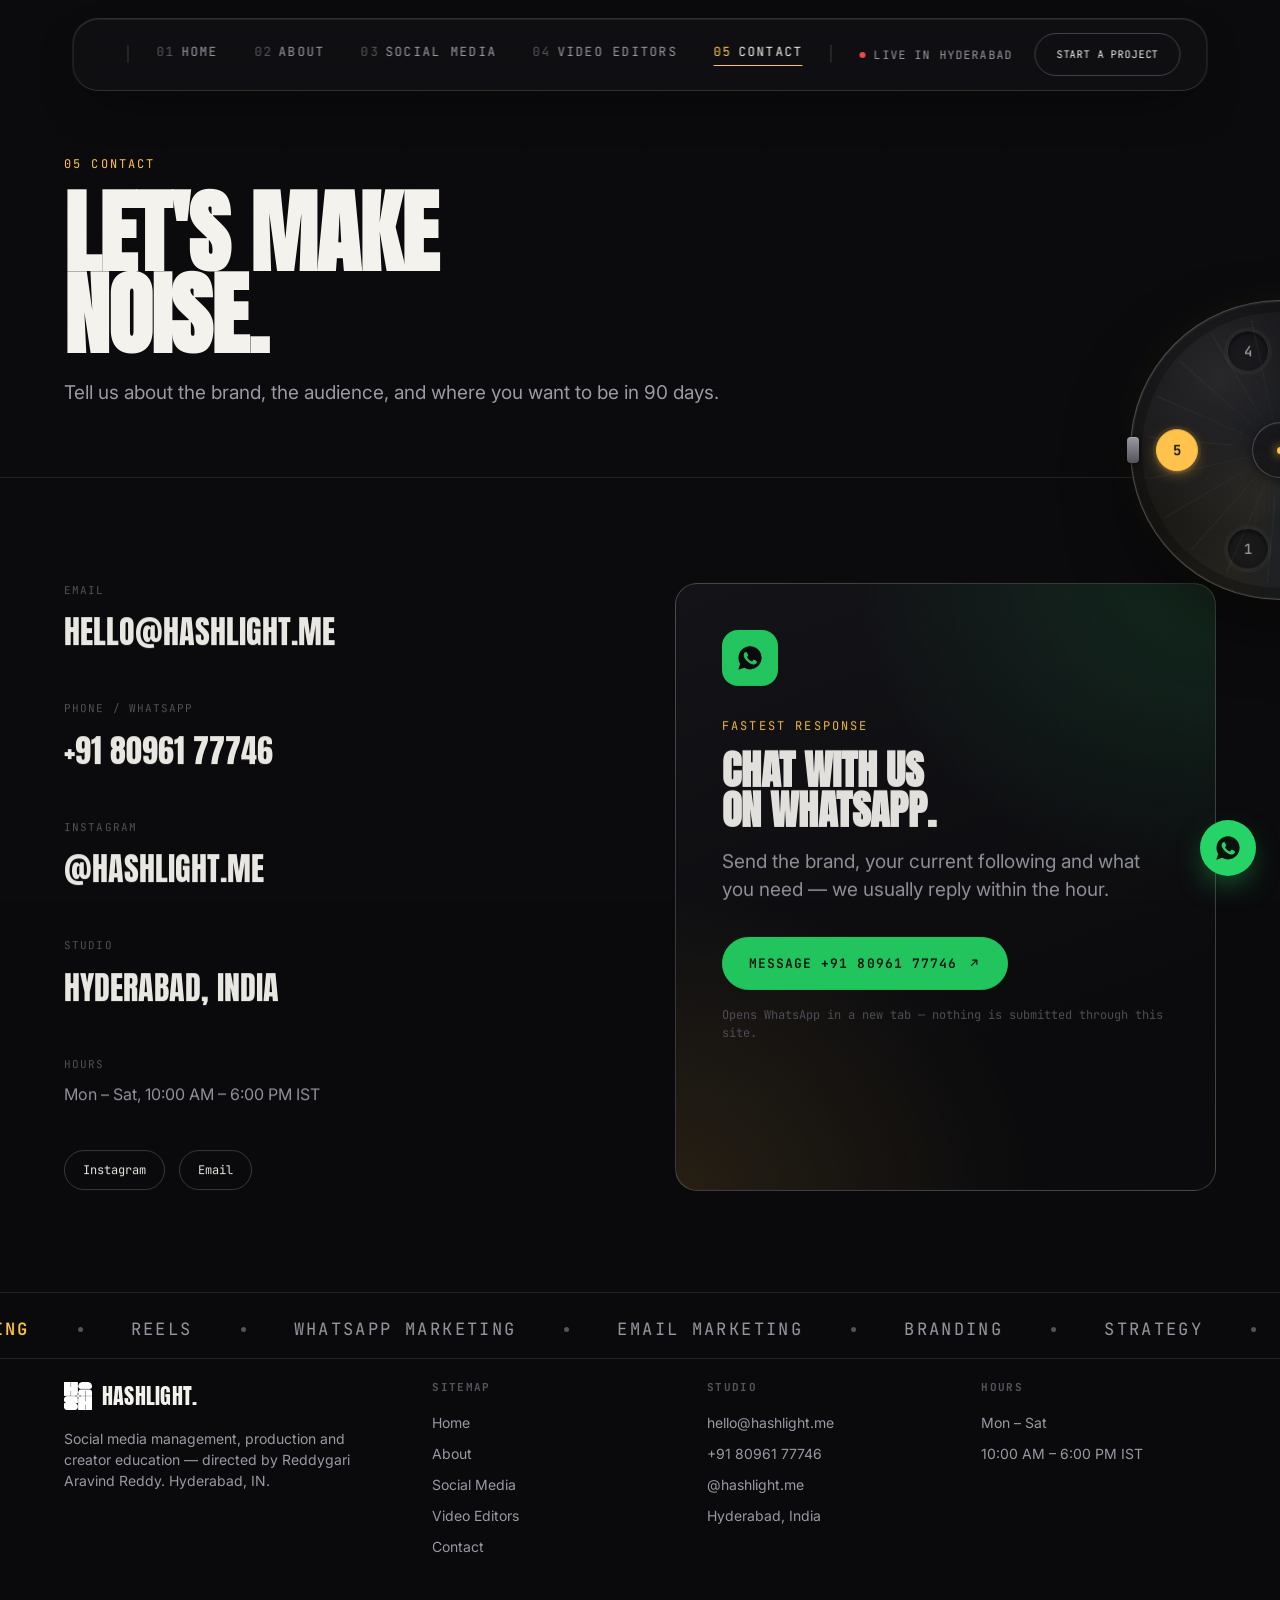
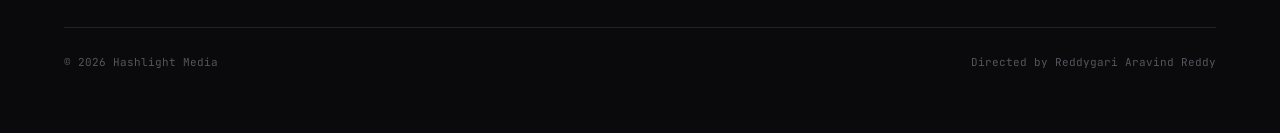
<file: aviireddy.github.io-main/contact.html>
<!doctype html>
<html lang="en">
<head>
<meta charset="UTF-8">
<!-- Google Tag Manager -->
<script>(function(w,d,s,l,i){w[l]=w[l]||[];w[l].push({'gtm.start':
new Date().getTime(),event:'gtm.js'});var f=d.getElementsByTagName(s)[0],
j=d.createElement(s),dl=l!='dataLayer'?'&l='+l:'';j.async=true;j.src=
'https://www.googletagmanager.com/gtm.js?id='+i+dl;f.parentNode.insertBefore(j,f);
})(window,document,'script','dataLayer','GTM-NQJWLBSV');</script>
<!-- End Google Tag Manager -->
<!-- Google tag (gtag.js) -->
<script async src="https://www.googletagmanager.com/gtag/js?id=G-N0PJGK31D2"></script>
<script>
  window.dataLayer = window.dataLayer || [];
  function gtag(){dataLayer.push(arguments);}
  gtag('js', new Date());

  gtag('config', 'G-N0PJGK31D2');
</script>
<!-- Meta Pixel Code -->
<script>
!function(f,b,e,v,n,t,s)
{if(f.fbq)return;n=f.fbq=function(){n.callMethod?
n.callMethod.apply(n,arguments):n.queue.push(arguments)};
if(!f._fbq)f._fbq=n;n.push=n;n.loaded=!0;n.version='2.0';
n.queue=[];t=b.createElement(e);t.async=!0;
t.src=v;s=b.getElementsByTagName(e)[0];
s.parentNode.insertBefore(t,s)}(window, document,'script',
'https://connect.facebook.net/en_US/fbevents.js');
fbq('init', '1096933299700600');
fbq('track', 'PageView');
</script>
<noscript><img height="1" width="1" style="display:none"
src="https://www.facebook.com/tr?id=1096933299700600&ev=PageView&noscript=1"
/></noscript>
<!-- End Meta Pixel Code -->
<meta http-equiv="refresh" content="0; url=index.html#contact">
<link rel="canonical" href="index.html#contact">
<title>Hashlight — Contact</title>
</head>
<body>
<!-- Google Tag Manager (noscript) -->
<noscript><iframe src="https://www.googletagmanager.com/ns.html?id=GTM-NQJWLBSV"
height="0" width="0" style="display:none;visibility:hidden"></iframe></noscript>
<!-- End Google Tag Manager (noscript) -->
<p>This page now lives on the homepage — redirecting to <a href="index.html#contact">index.html#contact</a>.</p>
</body>
</html>
</file>
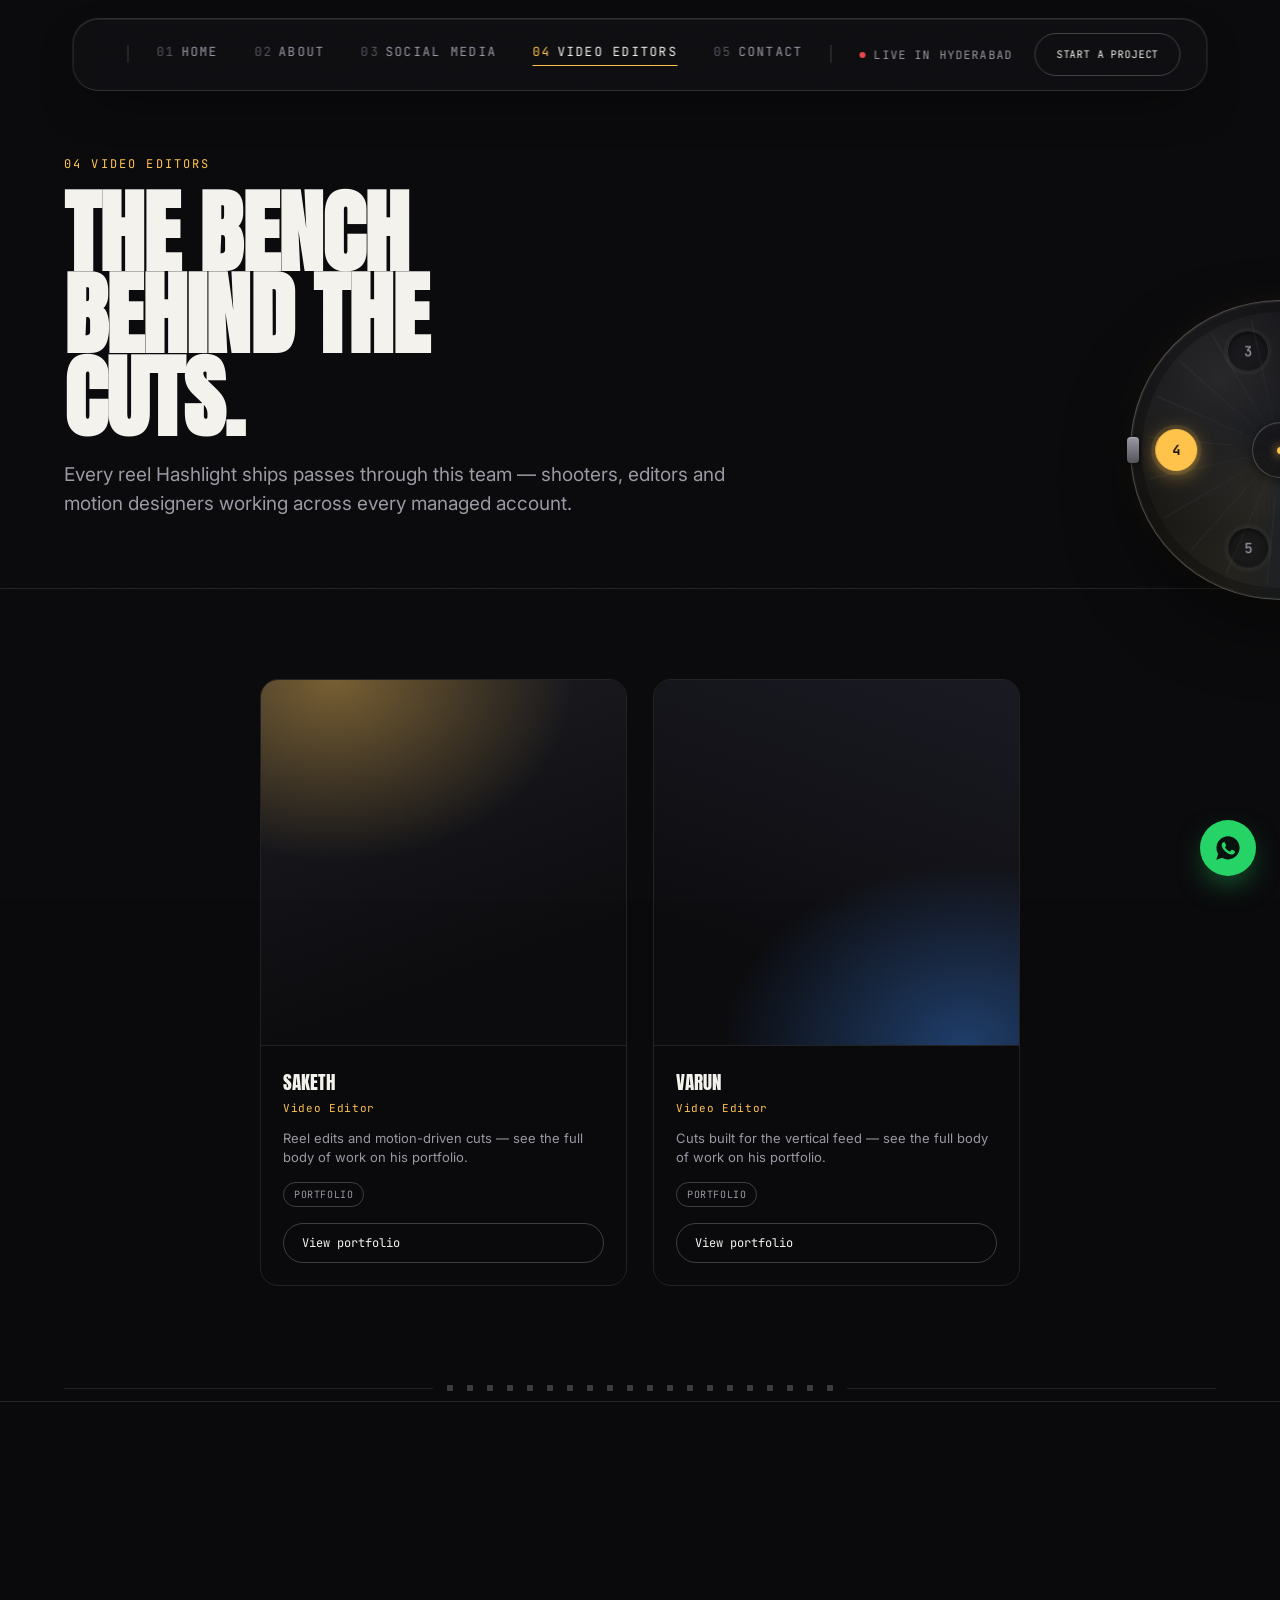
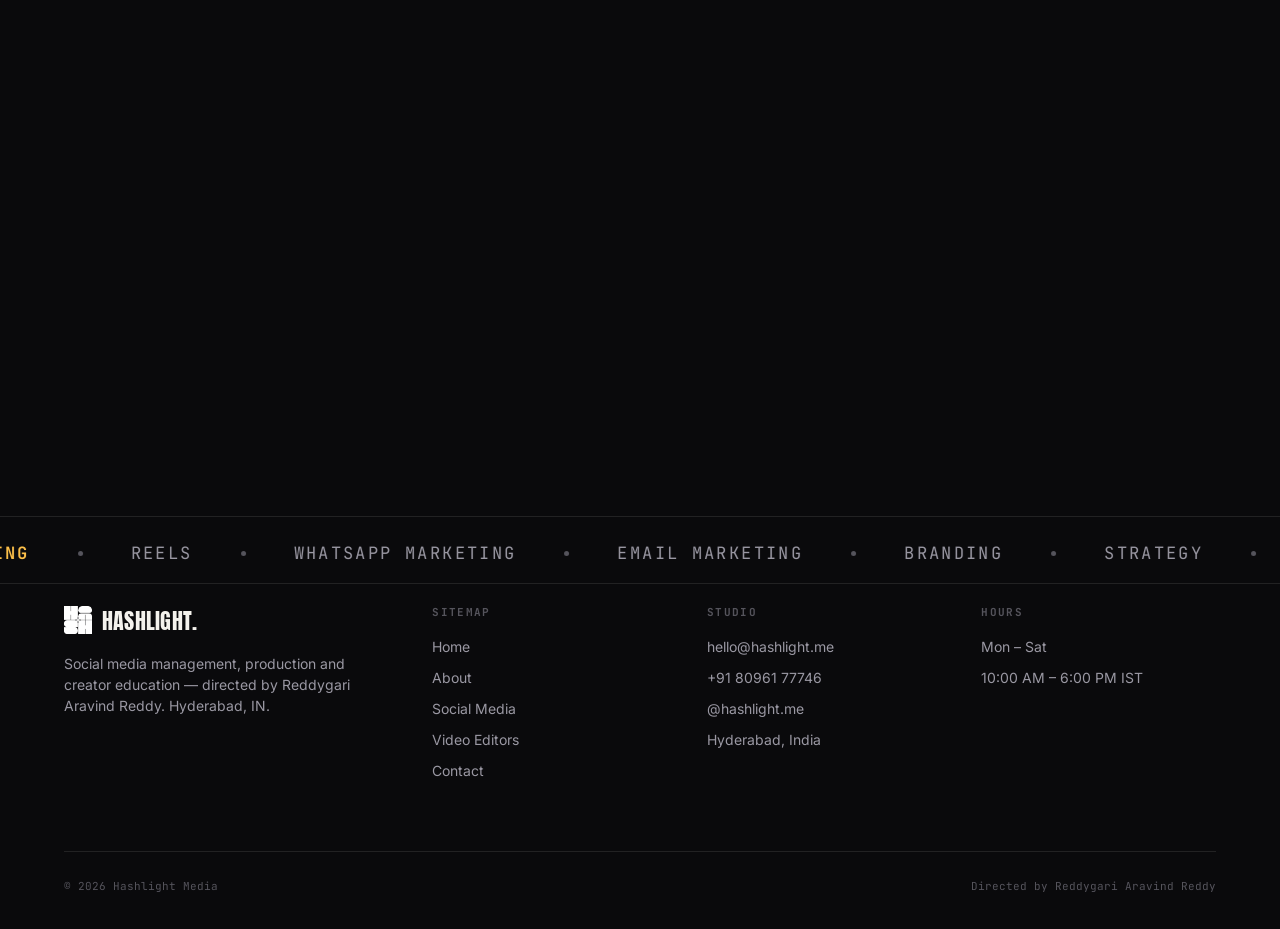
<file: aviireddy.github.io-main/video-editors.html>
<!doctype html>
<html lang="en">
<head>
<meta charset="UTF-8">
<!-- Google Tag Manager -->
<script>(function(w,d,s,l,i){w[l]=w[l]||[];w[l].push({'gtm.start':
new Date().getTime(),event:'gtm.js'});var f=d.getElementsByTagName(s)[0],
j=d.createElement(s),dl=l!='dataLayer'?'&l='+l:'';j.async=true;j.src=
'https://www.googletagmanager.com/gtm.js?id='+i+dl;f.parentNode.insertBefore(j,f);
})(window,document,'script','dataLayer','GTM-NQJWLBSV');</script>
<!-- End Google Tag Manager -->
<!-- Google tag (gtag.js) -->
<script async src="https://www.googletagmanager.com/gtag/js?id=G-N0PJGK31D2"></script>
<script>
  window.dataLayer = window.dataLayer || [];
  function gtag(){dataLayer.push(arguments);}
  gtag('js', new Date());

  gtag('config', 'G-N0PJGK31D2');
</script>
<!-- Meta Pixel Code -->
<script>
!function(f,b,e,v,n,t,s)
{if(f.fbq)return;n=f.fbq=function(){n.callMethod?
n.callMethod.apply(n,arguments):n.queue.push(arguments)};
if(!f._fbq)f._fbq=n;n.push=n;n.loaded=!0;n.version='2.0';
n.queue=[];t=b.createElement(e);t.async=!0;
t.src=v;s=b.getElementsByTagName(e)[0];
s.parentNode.insertBefore(t,s)}(window, document,'script',
'https://connect.facebook.net/en_US/fbevents.js');
fbq('init', '1096933299700600');
fbq('track', 'PageView');
</script>
<noscript><img height="1" width="1" style="display:none"
src="https://www.facebook.com/tr?id=1096933299700600&ev=PageView&noscript=1"
/></noscript>
<!-- End Meta Pixel Code -->
<meta http-equiv="refresh" content="0; url=index.html#video-editors">
<link rel="canonical" href="index.html#video-editors">
<title>Hashlight — Video Editors</title>
</head>
<body>
<!-- Google Tag Manager (noscript) -->
<noscript><iframe src="https://www.googletagmanager.com/ns.html?id=GTM-NQJWLBSV"
height="0" width="0" style="display:none;visibility:hidden"></iframe></noscript>
<!-- End Google Tag Manager (noscript) -->
<p>This page now lives on the homepage — redirecting to <a href="index.html#video-editors">index.html#video-editors</a>.</p>
</body>
</html>
</file>
<file: aviireddy.github.io-main/css/style.css>
/* ==========================================================================
   HASHLIGHT — Social Media Management Studio
   Design tokens: near-black stage, flash-gold + electric-blue duo,
   film-sprocket & timecode motifs throughout.
   ========================================================================== */

@import url('https://fonts.googleapis.com/css2?family=Anton&family=Inter:wght@400;500;600;700;800&family=JetBrains+Mono:wght@400;500;600&display=swap');

/* decorative background gradients — reel tiles (g1-g4) and editor photos (e1-e3) */
.g1{ background:radial-gradient(120% 90% at 15% 0%, rgba(255,194,75,.42), transparent 55%), radial-gradient(120% 90% at 90% 100%, rgba(62,142,255,.32), transparent 55%), linear-gradient(160deg,#1c1c22,#0c0c0f 75%); }
.g2{ background:radial-gradient(120% 90% at 90% 0%, rgba(62,142,255,.4), transparent 55%), radial-gradient(120% 90% at 10% 100%, rgba(255,194,75,.3), transparent 55%), linear-gradient(200deg,#191922,#0c0c0f 75%); }
.g3{ background:radial-gradient(130% 100% at 50% 0%, rgba(255,216,115,.32), transparent 60%), linear-gradient(180deg,#1a1a1f,#0c0c0f 80%); }
.g4{ background:radial-gradient(120% 90% at 20% 100%, rgba(62,142,255,.38), transparent 55%), radial-gradient(120% 90% at 85% 0%, rgba(255,194,75,.28), transparent 55%), linear-gradient(220deg,#1c1c22,#0c0c0f 75%); }
.e1{ background:radial-gradient(120% 90% at 20% 0%, rgba(255,194,75,.4), transparent 55%), linear-gradient(160deg,#1c1c22,#0c0c0f 75%); }
.e2{ background:radial-gradient(120% 90% at 85% 100%, rgba(62,142,255,.38), transparent 55%), linear-gradient(200deg,#191922,#0c0c0f 75%); }
.e3{ background:radial-gradient(130% 100% at 50% 0%, rgba(255,216,115,.3), transparent 60%), linear-gradient(180deg,#1a1a1f,#0c0c0f 80%); }

:root{
  --bg:            #0a0a0c;
  --bg-alt:        #101014;
  --bg-raised:     #17171c;
  --ink:           #f4f2ed;
  --ink-dim:       #9a98a3;
  --ink-faint:     #55545c;
  --gold:          #ffc24b;
  --gold-bright:   #ffd873;
  --blue:          #3e8eff;
  --line:          rgba(244,242,237,0.10);
  --line-strong:   rgba(244,242,237,0.22);

  --display: 'Anton', sans-serif;
  --body:    'Inter', sans-serif;
  --mono:    'JetBrains Mono', monospace;

  --max: 1280px;
  --pad: clamp(20px, 5vw, 64px);
  --ease: cubic-bezier(.16,.84,.32,1);
}

*,*::before,*::after{ box-sizing:border-box; margin:0; padding:0; }
html{ scroll-behavior:smooth; }
html,body{ background:var(--bg); }

body{
  font-family:var(--body);
  color:var(--ink);
  background:var(--bg);
  overflow-x:hidden;
  line-height:1.5;
  -webkit-font-smoothing:antialiased;
}

img,svg{ display:block; max-width:100%; }
a{ color:inherit; text-decoration:none; }
ul{ list-style:none; }
button{ font-family:inherit; cursor:pointer; }
input,textarea{ font-family:inherit; }

::selection{ background:var(--gold); color:#0a0a0c; }

@media (prefers-reduced-motion: reduce){
  *,*::before,*::after{ animation-duration:0.001ms !important; animation-iteration-count:1 !important; transition-duration:0.001ms !important; scroll-behavior:auto !important; }
}

/* ---------- grain overlay ---------- */
.grain{
  position:fixed; inset:0; z-index:2; pointer-events:none; opacity:.05; mix-blend-mode:overlay;
  background-image:url("data:image/svg+xml,%3Csvg xmlns='http://www.w3.org/2000/svg' width='120' height='120'%3E%3Cfilter id='n'%3E%3CfeTurbulence type='fractalNoise' baseFrequency='0.85' numOctaves='2' stitchTiles='stitch'/%3E%3C/filter%3E%3Crect width='100%25' height='100%25' filter='url(%23n)'/%3E%3C/svg%3E");
}

/* ---------- flash cursor spotlight (desktop, fine pointer only) ---------- */
.flash-spot{
  position:fixed; top:0; left:0; width:520px; height:520px; z-index:1; pointer-events:none;
  transform:translate(-50%,-50%);
  background:radial-gradient(circle, rgba(255,194,75,0.10) 0%, rgba(255,194,75,0.04) 35%, transparent 70%);
  opacity:0; transition:opacity .4s var(--ease);
  will-change:transform;
}
.flash-spot.active{ opacity:1; }
@media (pointer:coarse){ .flash-spot{ display:none; } }

/* ---------- focus ---------- */
a:focus-visible, button:focus-visible, input:focus-visible, textarea:focus-visible{
  outline:2px solid var(--gold); outline-offset:3px; border-radius:2px;
}

/* ==========================================================================
   Utility
   ========================================================================== */
.wrap{ max-width:var(--max); margin-inline:auto; padding-inline:var(--pad); }
.eyebrow{
  font-family:var(--mono); font-size:12px; letter-spacing:.18em; text-transform:uppercase;
  color:var(--gold); display:inline-flex; align-items:center;
}
.text-dim{ color:var(--ink-dim); }
.gold{ color:var(--gold); }
.blue-text{ color:var(--blue); }
section{ position:relative; }

.btn{
  display:inline-flex; align-items:center; gap:10px;
  font-family:var(--mono); font-size:13px; letter-spacing:.08em; text-transform:uppercase;
  padding:16px 26px; border-radius:999px; border:1px solid var(--line-strong);
  transition:all .35s var(--ease); white-space:nowrap;
}
.btn-primary{ background:var(--gold); color:#0a0a0c; border-color:var(--gold); font-weight:600; }
.btn-primary:hover{ background:var(--gold-bright); transform:translateY(-2px); box-shadow:0 10px 30px -8px rgba(255,194,75,.5); }
.btn-ghost{ color:var(--ink); background:transparent; }
.btn-ghost:hover{ border-color:var(--gold); color:var(--gold); transform:translateY(-2px); }
.btn svg{ width:14px; height:14px; transition:transform .35s var(--ease); }
.btn:hover svg{ transform:translate(3px,-3px); }

.h1{ font-family:var(--display); text-transform:uppercase; line-height:.92; letter-spacing:-.01em; }
.h2{
  font-family:var(--display); text-transform:uppercase; letter-spacing:-.005em; line-height:.98;
  font-size:clamp(34px,5.2vw,64px);
}
.lede{ font-size:clamp(16px,1.6vw,19px); color:var(--ink-dim); max-width:56ch; }

/* sprocket strip — signature film-reel motif used as section divider */
.sprockets{ height:26px; display:flex; align-items:center; gap:14px; overflow:hidden; padding-inline:var(--pad); }
.sprockets::before, .sprockets::after{ content:''; flex:1; height:1px; background:var(--line); }
.sprockets i{ width:6px; height:6px; border-radius:1px; background:var(--line-strong); flex-shrink:0; }
.sprockets-row{ display:flex; gap:14px; flex-shrink:0; }

/* reveal-on-scroll */
.reveal{ opacity:0; transform:translateY(28px); transition:opacity .9s var(--ease), transform .9s var(--ease); }
.reveal.in{ opacity:1; transform:none; }
.reveal-d1{ transition-delay:.08s; } .reveal-d2{ transition-delay:.16s; } .reveal-d3{ transition-delay:.24s; } .reveal-d4{ transition-delay:.32s; }

/* ==========================================================================
   Nav
   ========================================================================== */
.site-nav{
  position:fixed; top:18px; left:50%; transform:translateX(-50%); z-index:50;
  width:fit-content; max-width:calc(100% - 36px);
  display:flex; align-items:center; justify-content:center; gap:26px;
  padding:14px 26px; border-radius:26px;
  background:rgba(20,20,24,0.5);
  border:1px solid rgba(244,242,237,0.14);
  backdrop-filter:blur(20px) saturate(160%); -webkit-backdrop-filter:blur(20px) saturate(160%);
  box-shadow:0 20px 50px -22px rgba(0,0,0,.7), inset 0 1px 0 rgba(244,242,237,.08);
  transition:background .4s var(--ease), padding .4s var(--ease), box-shadow .4s var(--ease), top .4s var(--ease);
}
.site-nav.scrolled{
  background:rgba(14,14,17,0.72); top:12px; padding-block:11px;
  box-shadow:0 26px 60px -18px rgba(0,0,0,.8), inset 0 1px 0 rgba(244,242,237,.1);
}

.logo{ font-family:var(--display); font-size:22px; letter-spacing:.01em; text-transform:uppercase; display:flex; align-items:center; gap:10px; }
.logo-mark{ width:28px; height:28px; object-fit:contain; display:block; flex-shrink:0; }

.nav-sep{ color:var(--ink-faint); font-size:14.7px; line-height:1; opacity:.6; flex-shrink:0; }

.nav-links{ display:flex; align-items:center; gap:36px; }
.nav-links a{
  font-family:var(--mono); font-size:12.6px; letter-spacing:.1em; text-transform:uppercase; color:var(--ink-dim);
  position:relative; padding-bottom:4px; transition:color .3s var(--ease); white-space:nowrap;
}
.nav-links a::before{ content: attr(data-index); color:var(--ink-faint); margin-right:6px; }
.nav-links a::after{ content:''; position:absolute; left:0; bottom:0; height:1px; width:0; background:var(--gold); transition:width .35s var(--ease); }
.nav-links a:hover, .nav-links a.active{ color:var(--ink); }
.nav-links a:hover::after, .nav-links a.active::after{ width:100%; }
.nav-links a.active::before{ color:var(--gold); }

.nav-cta{ display:flex; align-items:center; gap:22px; }
.nav-cta .rec-tag{ font-size:11.55px; text-transform:uppercase; letter-spacing:.1em; }
/* "Start a project" in the top bar — 20% smaller on desktop only
   (mobile has its own separate 25%-smaller rule further down) */
@media (min-width:921px){
  .nav-cta .js-start-project{ font-size:10.4px; padding:12.8px 20.8px; gap:8px; }
  .nav-cta .js-start-project svg{ width:11.2px; height:11.2px; }
}
.rec-tag{ display:flex; align-items:center; gap:8px; font-family:var(--mono); font-size:11px; letter-spacing:.12em; color:var(--ink-dim); white-space:nowrap; }
.rec-dot{ width:6px; height:6px; border-radius:50%; background:#ff4d4d; animation:pulse 1.6s infinite; }
@keyframes pulse{ 0%,100%{ opacity:1; } 50%{ opacity:.25; } }

.nav-toggle{ display:none; flex-direction:column; gap:5px; background:none; border:none; z-index:60; }
.nav-toggle span{ width:24px; height:2px; background:var(--ink); display:block; transition:all .3s var(--ease); }

/* mobile nav */
@media (max-width:920px){
  .nav-links{
    position:fixed; inset:0; background:var(--bg); flex-direction:column; justify-content:center; align-items:flex-start;
    padding:var(--pad); gap:26px; transform:translateX(100%); transition:transform .5s var(--ease); z-index:55;
  }
  .nav-links.open{ transform:translateX(0); }
  .nav-links a{ font-size:28px; font-family:var(--display); text-transform:uppercase; color:var(--ink); }
  .nav-links a::after{ display:none; }
  .rec-tag{ display:none; }
  .nav-sep{ display:none; }
  .nav-toggle{ display:flex; }
  .nav-toggle.open span:nth-child(1){ transform:rotate(45deg) translate(5px,5px); }
  .nav-toggle.open span:nth-child(2){ opacity:0; }
  .nav-toggle.open span:nth-child(3){ transform:rotate(-45deg) translate(5px,-5px); }

  /* "Start a project" in the top bar — 25% smaller on mobile only */
  .nav-cta .js-start-project{
    font-size:9.75px; padding:12px 19.5px; gap:7.5px;
  }
  .nav-cta .js-start-project svg{ width:10.5px; height:10.5px; }
}

/* ==========================================================================
   Hero
   ========================================================================== */
.hero{
  min-height:100svh; display:flex; flex-direction:column; justify-content:center;
  padding-top:120px; padding-bottom:60px; position:relative;
}
.hero-grid{ display:grid; grid-template-columns:1.3fr .9fr; gap:60px; align-items:center; }
@media (max-width:980px){ .hero-grid{ grid-template-columns:1fr; } }

/* hero eyebrow — two left-aligned lines sitting flush above the headline */
.hero-eyebrow{ display:flex; flex-direction:column; align-items:flex-start; gap:6px; text-align:left; margin-bottom:22px; }
.hero-eyebrow span{
  font-family:var(--mono); font-size:26.4px; letter-spacing:.18em; text-transform:uppercase;
  color:var(--gold); display:inline-flex; align-items:center;
}
/* first line carries the "Hashlight" wordmark — matches .logo's font/weight/color,
   sized 20% up from the original 22px since it now stands in for the nav text */
.hero-eyebrow span:first-child{
  font-family:var(--display); font-size:26.4px; letter-spacing:.01em;
  color:var(--ink);
}

.hero-title{ font-size:clamp(52px, 8.4vw, 118px); }
.hero-title .flash{
  background:linear-gradient(100deg, var(--gold-bright) 20%, var(--gold) 40%, var(--blue) 65%, var(--gold-bright) 85%);
  background-size:300% 100%;
  -webkit-background-clip:text; background-clip:text; color:transparent;
  animation:sheen 7s ease-in-out infinite;
}
@keyframes sheen{ 0%{ background-position:0% 0; } 50%{ background-position:100% 0; } 100%{ background-position:0% 0; } }

.hero-sub{ margin-top:26px; }
.hero-actions{ display:flex; gap:16px; margin-top:38px; flex-wrap:wrap; }

/* reel mock card */
.reel-card{
  position:relative; aspect-ratio:9/13; border-radius:22px; overflow:hidden;
  border:1px solid var(--line-strong);
  background:
    radial-gradient(120% 90% at 20% 0%, rgba(62,142,255,.35), transparent 55%),
    radial-gradient(120% 90% at 85% 100%, rgba(255,194,75,.35), transparent 55%),
    linear-gradient(160deg, #1a1a20, #0c0c0f 70%);
  box-shadow:0 40px 80px -30px rgba(0,0,0,.7);
  animation:float 6s ease-in-out infinite;
}
@keyframes float{ 0%,100%{ transform:translateY(0); } 50%{ transform:translateY(-14px); } }
.reel-video{ position:absolute; inset:0; width:100%; height:100%; object-fit:cover; background:transparent; }
.reel-card .grid-lines{ position:absolute; inset:0; background-image:linear-gradient(var(--line) 1px, transparent 1px), linear-gradient(90deg, var(--line) 1px, transparent 1px); background-size:100% 33.33%, 33.33% 100%; opacity:.5; pointer-events:none; }
.reel-top{ position:absolute; top:18px; left:18px; right:18px; display:flex; justify-content:space-between; align-items:center; font-family:var(--mono); font-size:11px; color:var(--ink-dim); letter-spacing:.08em; pointer-events:none; }
.reel-top .rec-tag{ color:#ff8f8f; }
.reel-play{
  position:absolute; top:50%; left:50%; transform:translate(-50%,-50%);
  width:64px; height:64px; border-radius:50%; background:rgba(244,242,237,.08); backdrop-filter:blur(6px);
  border:1px solid var(--line-strong); display:flex; align-items:center; justify-content:center;
  transition:background .3s var(--ease), opacity .3s var(--ease); z-index:1;
}
.reel-play:hover{ background:rgba(244,242,237,.16); }
.reel-play svg{ width:20px; height:20px; }
.reel-play .icon-play{ margin-left:3px; }
.reel-play .icon-pause{ display:none; }
.reel-play.is-playing{ opacity:0; }
.reel-play.is-playing:hover{ opacity:1; }
.reel-play.is-playing .icon-play{ display:none; }
.reel-play.is-playing .icon-pause{ display:block; margin-left:0; }
.reel-bottom{ position:absolute; bottom:18px; left:18px; right:18px; pointer-events:none; }
.reel-bottom .handle{ font-family:var(--mono); font-size:12px; color:var(--gold); margin-bottom:6px; }
.reel-bottom .caption{ font-size:14px; font-weight:600; }
.reel-stats{ display:flex; gap:16px; margin-top:10px; font-family:var(--mono); font-size:11px; color:var(--ink-dim); }

.scroll-cue{ position:absolute; bottom:28px; right:var(--pad); display:flex; align-items:center; gap:12px; font-family:var(--mono); font-size:12px; color:var(--ink-faint); }
.scroll-cue .track{ width:1px; height:40px; background:var(--line-strong); position:relative; overflow:hidden; }
.scroll-cue .track::after{ content:''; position:absolute; top:0; left:0; width:100%; height:14px; background:var(--gold); animation:cue 2s ease-in-out infinite; }
@keyframes cue{ 0%{ transform:translateY(-100%); } 100%{ transform:translateY(140%); } }
@media (max-width:640px){ .scroll-cue{ display:none; } }

/* ==========================================================================
   Marquee ticker
   ========================================================================== */
.ticker-wrap{
  border-top:1px solid var(--line); border-bottom:1px solid var(--line); overflow:hidden; padding:18.7px 0;
  background:rgba(16,16,20,.45);
  backdrop-filter:blur(16px) saturate(150%); -webkit-backdrop-filter:blur(16px) saturate(150%);
}
.ticker{ display:flex; width:max-content; animation:tick 32s linear infinite; }
.ticker span{
  font-family:var(--mono); font-size:14px; letter-spacing:.14em; text-transform:uppercase; color:var(--ink-dim);
  padding-right:36px; display:flex; align-items:center; gap:36px; white-space:nowrap;
}
.ticker span b, .footer-platforms-track span b{ color:var(--gold); font-weight:600; }
.ticker span i, .footer-platforms-track span i{ width:5px; height:5px; border-radius:50%; background:var(--ink-faint); display:inline-block; }
@keyframes tick{ from{ transform:translateX(0); } to{ transform:translateX(-50%); } }

/* ==========================================================================
   Stats
   ========================================================================== */
.stats{ padding-block:clamp(60px,8vw,110px); border-bottom:1px solid var(--line); }
.stats-grid{ display:grid; grid-template-columns:repeat(3,1fr); gap:40px; }
@media (max-width:760px){ .stats-grid{ grid-template-columns:1fr; gap:36px; } }
.stat-num{ font-family:var(--display); font-size:clamp(48px,6vw,76px); color:var(--ink); line-height:1; }
.stat-label{ font-family:var(--mono); font-size:12px; letter-spacing:.1em; text-transform:uppercase; color:var(--ink-dim); margin-top:12px; }

/* ==========================================================================
   Services (bento)
   ========================================================================== */
.services{ padding-block:clamp(80px,10vw,140px); }
.section-head{ display:flex; justify-content:space-between; align-items:flex-end; gap:30px; margin-bottom:56px; flex-wrap:wrap; }
.services-grid{ display:grid; grid-template-columns:repeat(3,1fr); gap:1px; background:var(--line); border:1px solid var(--line); border-radius:20px; overflow:hidden; }
@media (max-width:980px){ .services-grid{ grid-template-columns:repeat(2,1fr); } }
@media (max-width:560px){ .services-grid{ grid-template-columns:1fr; } }
.service-card{ background:var(--bg); padding:38px 30px; min-height:280px; display:flex; flex-direction:column; justify-content:space-between; transition:background .4s var(--ease); position:relative; overflow:hidden; }
.service-card::before{ content:''; position:absolute; inset:0; background:linear-gradient(160deg, rgba(255,194,75,.10), transparent 60%); opacity:0; transition:opacity .4s var(--ease); }
.service-card:hover{ background:var(--bg-raised); }
.service-card:hover::before{ opacity:1; }
.service-index{ font-family:var(--mono); font-size:13px; color:var(--gold); }
.service-title{ font-family:var(--display); font-size:22px; text-transform:uppercase; margin-top:50px; letter-spacing:.01em; }
.service-desc{ font-size:14px; color:var(--ink-dim); margin-top:14px; }

/* ==========================================================================
   Link-teaser rows (index page pillars)
   ========================================================================== */
.pillars{ border-top:1px solid var(--line); }
.pillar{
  display:flex; align-items:center; justify-content:space-between; padding:38px var(--pad);
  border-bottom:1px solid var(--line); position:relative; overflow:hidden; transition:padding-left .4s var(--ease);
}
.pillar::before{ content:''; position:absolute; left:0; top:0; bottom:0; width:0; background:var(--gold); transition:width .4s var(--ease); }
.pillar:hover{ padding-left:calc(var(--pad) + 18px); }
.pillar:hover::before{ width:4px; }
.pillar-left{ display:flex; align-items:baseline; gap:24px; }
.pillar-title{ font-family:var(--display); font-size:clamp(26px,4vw,44px); text-transform:uppercase; transition:color .3s var(--ease); }
.pillar:hover .pillar-title{ color:var(--gold); }
.pillar-sub{ font-family:var(--mono); font-size:12px; color:var(--ink-dim); display:none; }
@media (min-width:760px){ .pillar-sub{ display:block; } }
.pillar-arrow{ width:44px; height:44px; border-radius:50%; border:1px solid var(--line-strong); display:flex; align-items:center; justify-content:center; flex-shrink:0; transition:all .35s var(--ease); }
.pillar:hover .pillar-arrow{ background:var(--gold); border-color:var(--gold); transform:rotate(45deg); }
.pillar-arrow svg{ width:16px; height:16px; }
.pillar:hover .pillar-arrow svg{ color:#0a0a0c; }

/* ==========================================================================
   CTA band
   ========================================================================== */
.cta-band{ padding-block:clamp(90px,12vw,160px); text-align:center; border-top:1px solid var(--line); }
.cta-title{ font-size:clamp(48px,9vw,120px); }
.cta-band .lede{ margin-inline:auto; text-align:center; margin-top:20px; }
.cta-band .btn{ margin-top:40px; }

/* ==========================================================================
   Footer
   ========================================================================== */
.site-footer{ border-top:1px solid var(--line); padding-block:24px 34px; }

/* floating WhatsApp button — lives in the footer's markup (so it survives
   the page-panel split, since footer is never hidden) but is fixed to the
   viewport so it's visible on every page, not just when scrolled to the bottom */
.whatsapp-float{
  position:fixed; right:24px; bottom:24px; z-index:60;
  width:56px; height:56px; border-radius:50%; background:#25D366; color:#08130d;
  display:flex; align-items:center; justify-content:center;
  box-shadow:0 12px 30px -8px rgba(37,211,102,.55);
  transition:transform .3s var(--ease), box-shadow .3s var(--ease);
}
.whatsapp-float:hover{ transform:translateY(-3px) scale(1.05); box-shadow:0 16px 36px -6px rgba(37,211,102,.65); }
.whatsapp-float svg{ width:28px; height:28px; }
@media (max-width:640px){ .whatsapp-float{ right:16px; bottom:16px; width:50px; height:50px; } .whatsapp-float svg{ width:24px; height:24px; } }

/* rolling platforms banner — reuses the hero ticker's marquee animation */
.footer-platforms{
  overflow:hidden; padding-bottom:16px; margin-bottom:20px; border-bottom:1px solid var(--line);
  width:100vw; margin-left:calc(50% - 50vw); margin-right:calc(50% - 50vw);
}
.footer-platforms-track{ display:flex; width:max-content; animation:tick 85.5s linear infinite; }
.footer-platforms-track > span{
  display:flex; align-items:center; gap:48px; padding-right:48px; white-space:nowrap;
  font-family:var(--mono); font-size:17px; letter-spacing:.14em; text-transform:uppercase; color:var(--ink-dim);
}
.footer-platform-item{
  display:inline-flex; align-items:center; gap:10px;
  font-family:var(--mono); font-size:14px; letter-spacing:.08em; text-transform:uppercase; color:var(--ink-dim);
}
.footer-platform-item svg{ width:20px; height:20px; flex-shrink:0; }
.footer-grid{ display:grid; grid-template-columns:1.4fr repeat(3,1fr); gap:40px; }
@media (max-width:820px){ .footer-grid{ grid-template-columns:1fr 1fr; } }
@media (max-width:560px){ .footer-grid{ grid-template-columns:1fr; } }
.footer-brand .logo{ margin-bottom:16px; }
.footer-brand p{ color:var(--ink-dim); font-size:14px; max-width:32ch; }
.footer-col h4{ font-family:var(--mono); font-size:11px; letter-spacing:.12em; text-transform:uppercase; color:var(--ink-faint); margin-bottom:16px; }
.footer-col a, .footer-col p{ display:block; font-size:14px; color:var(--ink-dim); margin-bottom:10px; transition:color .25s; }
.footer-col a:hover{ color:var(--gold); }
.footer-bottom{ margin-top:60px; padding-top:26px; border-top:1px solid var(--line); display:flex; justify-content:space-between; align-items:center; font-family:var(--mono); font-size:11px; color:var(--ink-faint); flex-wrap:wrap; gap:12px; }

/* ==========================================================================
   Page hero (inner pages)
   ========================================================================== */
.page-hero{ padding-top:150px; padding-bottom:70px; border-bottom:1px solid var(--line); }
.page-hero .h1{ font-size:clamp(44px,7vw,90px); margin-top:18px; }
.page-hero .lede{ margin-top:22px; }

/* ==========================================================================
   About page
   ========================================================================== */
.about-grid{ display:grid; grid-template-columns:.9fr 1.1fr; gap:70px; padding-block:clamp(70px,9vw,120px); align-items:start; }
@media (max-width:920px){ .about-grid{ grid-template-columns:1fr; gap:50px; } }
.director-card{ border:1px solid var(--line-strong); border-radius:20px; overflow:hidden; position:sticky; top:120px; }
/* sticky only makes sense in the two-column layout — in the stacked
   single-column mobile layout it floats over the copy below while scrolling */
@media (max-width:920px){ .director-card{ position:static; } }
.director-photo{ aspect-ratio:4/5; background:
    radial-gradient(120% 90% at 15% 0%, rgba(255,194,75,.4), transparent 55%),
    radial-gradient(120% 90% at 90% 100%, rgba(62,142,255,.35), transparent 55%),
    linear-gradient(160deg,#1c1c22,#0c0c0f 75%);
  display:flex; align-items:flex-end; padding:26px; position:relative; overflow:hidden; }
.director-photo-img{ position:absolute; inset:0; width:100%; height:100%; object-fit:cover; }
.director-photo .frame-corner{ position:absolute; width:22px; height:22px; border-color:var(--ink-dim); z-index:1; }
.director-photo .tl{ top:16px; left:16px; border-top:1px solid; border-left:1px solid; }
.director-photo .br{ bottom:16px; right:16px; border-bottom:1px solid; border-right:1px solid; }
.director-info{ padding:26px; border-top:1px solid var(--line); }
.director-info .name{ font-family:var(--display); font-size:24px; text-transform:uppercase; }
.director-info .role{ font-family:var(--mono); font-size:12px; color:var(--gold); margin-top:6px; letter-spacing:.08em; }

.about-copy p{ font-size:17px; color:var(--ink-dim); margin-bottom:22px; max-width:62ch; }
.about-copy p b{ color:var(--ink); font-weight:600; }

.values{ display:grid; grid-template-columns:repeat(3,1fr); gap:1px; background:var(--line); border:1px solid var(--line); border-radius:18px; overflow:hidden; margin-top:40px; }
@media (max-width:760px){ .values{ grid-template-columns:1fr; } }
.value-card{ background:var(--bg); padding:28px; }
.value-card .num{ font-family:var(--mono); color:var(--gold); font-size:12px; }
.value-card h5{ font-family:var(--display); text-transform:uppercase; font-size:18px; margin-top:16px; }
.value-card p{ font-size:13px; color:var(--ink-dim); margin-top:10px; }

.timeline{ padding-block:clamp(60px,8vw,110px); border-top:1px solid var(--line); }
.tl-row{ display:grid; grid-template-columns:120px 1fr; gap:30px; padding-block:26px; border-bottom:1px solid var(--line); }
.tl-row .yr{ font-family:var(--mono); color:var(--gold); font-size:14px; }
.tl-row h5{ font-family:var(--display); text-transform:uppercase; font-size:20px; }
.tl-row p{ color:var(--ink-dim); font-size:14px; margin-top:6px; max-width:56ch; }

/* ==========================================================================
   Social Media page — reel grid
   ========================================================================== */
.social-cta{ display:flex; align-items:center; justify-content:space-between; gap:24px; flex-wrap:wrap; padding-block:40px; border-bottom:1px solid var(--line); }
.ig-handle{ display:flex; align-items:center; gap:14px; }
.ig-icon{ width:44px; height:44px; border-radius:12px; background:linear-gradient(135deg,var(--gold),var(--blue)); display:flex; align-items:center; justify-content:center; }
.ig-icon svg{ width:22px; height:22px; color:#0a0a0c; }

.reel-grid{ display:grid; grid-template-columns:repeat(4,1fr); gap:22px; padding-block:clamp(50px,7vw,90px); }
@media (max-width:980px){ .reel-grid{ grid-template-columns:repeat(2,1fr); } }
@media (max-width:560px){ .reel-grid{ grid-template-columns:1fr; } }
.reel-tile{
  aspect-ratio:9/16; border-radius:16px; overflow:hidden; position:relative; border:1px solid var(--line);
  transition:transform .45s var(--ease), border-color .45s var(--ease);
}
.reel-tile:hover{ transform:translateY(-8px); border-color:var(--line-strong); }
.reel-tile .bg{ position:absolute; inset:0; }
/* always visible — shows its first loaded frame as a thumbnail at rest,
   then simply starts moving on hover, no fade needed */
.reel-tile-video{ position:absolute; inset:0; width:100%; height:100%; object-fit:cover; background:transparent; }
.reel-tile .overlay{ position:absolute; inset:0; background:linear-gradient(to top, rgba(0,0,0,.75) 0%, rgba(0,0,0,0) 45%); }
.reel-tile .meta{ position:absolute; bottom:14px; left:14px; right:14px; }
.reel-tile .views{ font-family:var(--mono); font-size:11px; color:var(--gold-bright); }
.reel-tile .cap{ font-size:13px; font-weight:600; margin-top:4px; }

.tag{ font-family:var(--mono); font-size:10px; letter-spacing:.06em; text-transform:uppercase; color:var(--ink-dim); border:1px solid var(--line-strong); border-radius:999px; padding:4px 10px; }

/* ==========================================================================
   Video editors page
   ========================================================================== */
.editors-grid{ display:grid; grid-template-columns:repeat(2,1fr); gap:26px; padding-block:clamp(50px,7vw,90px); max-width:760px; margin-inline:auto; }
@media (max-width:600px){ .editors-grid{ grid-template-columns:1fr; } }
.editor-card{ border:1px solid var(--line); border-radius:18px; overflow:hidden; transition:border-color .35s var(--ease), transform .35s var(--ease); }
.editor-card:hover{ border-color:var(--line-strong); transform:translateY(-6px); }
.editor-photo{ aspect-ratio:1; position:relative; }
.editor-photo .played{ position:absolute; inset:0; display:flex; align-items:center; justify-content:center; opacity:0; transition:opacity .3s; background:rgba(0,0,0,.35); }
.editor-card:hover .played{ opacity:1; }
.editor-info{ padding:22px; border-top:1px solid var(--line); }
.editor-info .name{ font-family:var(--display); font-size:19px; text-transform:uppercase; }
.editor-info .role{ font-family:var(--mono); font-size:11px; color:var(--gold); margin-top:4px; letter-spacing:.06em; }
.editor-info .desc{ font-size:13px; color:var(--ink-dim); margin-top:12px; }
.editor-skills{ display:flex; gap:6px; margin-top:14px; flex-wrap:wrap; }

/* ==========================================================================
   Contact page
   ========================================================================== */
.contact-grid{ display:grid; grid-template-columns:1fr 1fr; gap:70px; padding-block:clamp(60px,8vw,110px); }
@media (max-width:920px){ .contact-grid{ grid-template-columns:1fr; gap:50px; } }

.contact-info-block{ margin-bottom:44px; }
.contact-info-block .label{ font-family:var(--mono); font-size:11px; letter-spacing:.1em; text-transform:uppercase; color:var(--ink-faint); margin-bottom:10px; }
.contact-info-block a, .contact-info-block p{ font-family:var(--display); font-size:clamp(22px,2.6vw,32px); text-transform:uppercase; }
.contact-info-block a{ transition:color .3s; }
.contact-info-block a:hover{ color:var(--gold); }
.social-row{ display:flex; gap:14px; margin-top:30px; }
.social-chip{ display:flex; align-items:center; gap:8px; border:1px solid var(--line-strong); border-radius:999px; padding:10px 18px; font-family:var(--mono); font-size:12px; transition:all .3s var(--ease); }
.social-chip:hover{ border-color:var(--gold); color:var(--gold); }

.form-note{ font-family:var(--mono); font-size:12px; color:var(--ink-faint); margin-top:10px; }

/* whatsapp CTA card */
.whatsapp-card{
  border:1px solid var(--line-strong); border-radius:22px; padding:clamp(30px,4vw,46px);
  background:
    radial-gradient(120% 90% at 100% 0%, rgba(37,211,102,.14), transparent 55%),
    radial-gradient(120% 90% at 0% 100%, rgba(255,194,75,.12), transparent 55%),
    linear-gradient(160deg,#151519,#0c0c0f 75%);
  position:relative; overflow:hidden;
}
.whatsapp-icon{
  width:56px; height:56px; border-radius:16px; background:#25D366; color:#0a0a0c;
  display:flex; align-items:center; justify-content:center; margin-bottom:26px;
}
.whatsapp-icon svg{ width:28px; height:28px; }
.whatsapp-title{ font-family:var(--display); text-transform:uppercase; font-size:clamp(28px,3.6vw,40px); line-height:1; margin-top:14px; }
.whatsapp-card .lede{ margin-top:18px; max-width:44ch; }
.whatsapp-btn{ margin-top:32px; background:#25D366; border-color:#25D366; color:#08130d; }
.whatsapp-btn:hover{ background:#2fe077; box-shadow:0 10px 30px -8px rgba(37,211,102,.5); }
.whatsapp-card .form-note{ margin-top:16px; }

/* ==========================================================================
   Page panels — each dial section, plus the page-local content around it,
   is grouped (at runtime, in script.js) into its own panel. Only the active
   one is ever in the document flow, so pages have a real end and never
   scroll into one another — switching pages is a jump, not a scroll.
   ========================================================================== */
.page-panel{ display:none; }
.page-panel.active{ display:block; }

/* ==========================================================================
   Telephone-dial section navigator — an actual rotary dial: drag it around
   and it spins (numbers included) until you let go, snapping to whichever
   digit lands on the fixed finger-stop, which becomes the active page. No
   click-to-jump on the numbers themselves — drag-and-release only. Desktop
   anchors the dial off the right edge (stop at the leftmost point); mobile
   anchors it off the bottom edge (stop at the top point) — same widget,
   repositioned.
   ========================================================================== */
.tel-dial{ position:fixed; inset:0; z-index:45; pointer-events:none; }

.tel-dial-face{
  position:fixed; right:-150px; top:50%; transform:translateY(-50%);
  width:300px; height:300px; z-index:45;
  pointer-events:auto; touch-action:none; cursor:grab;
}
.tel-dial-face:active{ cursor:grabbing; }
@media (max-width:920px){
  .tel-dial-face{
    right:auto; left:50%; top:auto; bottom:-150px; transform:translateX(-50%);
    width:230px; height:230px;
  }
}
.tel-dial-face::before{
  content:''; position:absolute; inset:0; border-radius:50%;
  background:
    conic-gradient(from 200deg, rgba(255,216,115,.10), transparent 28%, transparent 68%, rgba(62,142,255,.09), rgba(255,216,115,.10)),
    radial-gradient(circle at 30% 26%, rgba(244,242,237,.11), transparent 50%),
    radial-gradient(circle at 76% 82%, rgba(62,142,255,.06), transparent 60%),
    linear-gradient(160deg, rgba(23,23,28,.55), rgba(12,12,15,.55) 78%);
  border:1px solid var(--line-strong);
  backdrop-filter:blur(20px) saturate(160%); -webkit-backdrop-filter:blur(20px) saturate(160%);
  box-shadow:
    0 30px 80px -20px rgba(0,0,0,.75),
    0 0 44px -12px rgba(255,194,75,.10),
    inset 0 0 0 1px rgba(244,242,237,.06),
    inset 0 0 0 11px rgba(0,0,0,.24),
    inset 0 2px 3px rgba(244,242,237,.05);
  transition:box-shadow .3s var(--ease);
}
.tel-dial-face:hover::before{
  box-shadow:
    0 30px 80px -20px rgba(0,0,0,.75),
    0 0 56px -10px rgba(255,194,75,.18),
    inset 0 0 0 1px rgba(244,242,237,.08),
    inset 0 0 0 11px rgba(0,0,0,.24),
    inset 0 2px 3px rgba(244,242,237,.05);
}
.tel-dial-face::after{
  content:''; position:absolute; inset:16px; border-radius:50%; pointer-events:none;
  background:repeating-conic-gradient(from 0deg, rgba(244,242,237,.06) 0deg .6deg, transparent .6deg 18deg);
  opacity:.7;
  animation:dial-idle-spin 50s linear infinite;
}
@keyframes dial-idle-spin{ to{ transform:rotate(360deg); } }

.tel-dial-ring{ position:absolute; inset:0; pointer-events:none; will-change:transform; }

/* finger holes — set inward from the rim (not sitting on the dial's edge
   line) so they read as holes drilled into the face; they revolve AND tilt
   together with the ring's rotation, like numbers printed on a spinning disc */
.tel-dial-hole{
  position:absolute; width:42px; height:42px; margin:-21px 0 0 -21px; border-radius:50%;
  background:rgba(16,16,20,.5); border:1px solid var(--line); color:var(--ink-dim);
  backdrop-filter:blur(10px); -webkit-backdrop-filter:blur(10px);
  font-family:var(--mono); font-size:14px; font-weight:500;
  display:flex; align-items:center; justify-content:center;
  box-shadow:
    inset 0 2px 5px rgba(0,0,0,.55), inset 0 -1px 0 rgba(244,242,237,.05),
    0 0 0 3px rgba(244,242,237,.03);
  transition:background .3s var(--ease), border-color .3s var(--ease), color .3s var(--ease), box-shadow .3s var(--ease);
  pointer-events:none;
}
.tel-dial-hole.active{
  background:var(--gold); border-color:var(--gold); color:#0a0a0c; font-weight:600;
  animation:hole-pulse 2.4s ease-in-out infinite;
}
@keyframes hole-pulse{
  0%,100%{ box-shadow:0 4px 16px -4px rgba(255,194,75,.6), 0 0 0 3px rgba(255,194,75,.08); }
  50%{ box-shadow:0 4px 26px -2px rgba(255,194,75,.85), 0 0 0 5px rgba(255,194,75,.14); }
}
@media (max-width:920px){
  .tel-dial-hole{ width:34px; height:34px; margin:-17px 0 0 -17px; font-size:12px; }
}

.tel-dial-hub{
  position:absolute; left:50%; top:50%; width:56px; height:56px; margin:-28px 0 0 -28px;
  border-radius:50%; pointer-events:none;
  background:linear-gradient(160deg, rgba(23,23,28,.6), rgba(12,12,15,.6) 80%);
  border:1px solid var(--line-strong);
  backdrop-filter:blur(12px); -webkit-backdrop-filter:blur(12px);
  box-shadow:0 4px 12px rgba(0,0,0,.5), inset 0 1px 0 rgba(244,242,237,.07);
  display:flex; align-items:center; justify-content:center;
}
.tel-dial-hub::before{
  content:''; width:7px; height:7px; border-radius:50%;
  background:var(--gold); box-shadow:0 0 10px 2px rgba(255,194,75,.45);
}
@media (max-width:920px){ .tel-dial-hub{ width:44px; height:44px; margin:-22px 0 0 -22px; } }

/* the mechanical finger-stop — fixed, does not rotate with the ring; marks
   the spot a hole must reach to register as the active page */
.tel-dial-stop{
  position:absolute; width:12px; height:26px; margin-top:-13px; left:-3px; top:50%;
  border-radius:4px; pointer-events:none;
  background:linear-gradient(180deg, var(--ink-dim), var(--ink-faint));
  box-shadow:0 2px 6px rgba(0,0,0,.5), inset 0 1px 0 rgba(244,242,237,.18);
}
@media (max-width:920px){
  .tel-dial-stop{ left:50%; top:-3px; margin-top:0; margin-left:-13px; width:26px; height:12px; }
}

/* jump-cut veil — dial/nav navigation "opens" a section instead of scrolling past
   it. Sits below the dial (z-index 45) so the ring keeps rotating, visible,
   through the transition — only the page content underneath gets covered. */
.page-transition-veil{
  position:fixed; inset:0; z-index:42; background:var(--bg);
  opacity:0; pointer-events:none; transition:opacity .18s ease;
}
.page-transition-veil.show{ opacity:1; transition:opacity .22s ease; }

/* first-visit tutorial — thin dark layer, dial pokes through (z-index 45 > 40) */
.tutorial-overlay{
  position:fixed; inset:0; z-index:40; background:rgba(6,6,8,.6);
  opacity:0; visibility:hidden; pointer-events:none;
  transition:opacity .5s var(--ease), visibility 0s linear .5s;
}
.tutorial-overlay.show{
  opacity:1; visibility:visible; pointer-events:auto;
  transition:opacity .5s var(--ease), visibility 0s linear 0s;
}
/* arc + caption are positioned in JS from the dial's live bounding box, so
   they always hug the actual dial regardless of its current size/anchor */
.tutorial-arc-svg{ position:fixed; left:0; top:0; pointer-events:none; overflow:visible; }
.tutorial-arc-path{ fill:none; stroke:var(--gold); stroke-width:2.5; stroke-linecap:round; opacity:.9; }
.tutorial-arc-head{ fill:none; stroke:var(--gold); stroke-width:2.5; stroke-linecap:round; stroke-linejoin:round; }
.tutorial-caption{
  position:fixed; width:150px; transform:translate(-100%,-50%); text-align:right;
  font-family:var(--mono); font-size:12px; letter-spacing:.06em; text-transform:uppercase;
  color:var(--ink); line-height:1.6; pointer-events:none;
}
@media (max-width:920px){
  .tutorial-caption{ width:200px; transform:translate(-50%,-100%); text-align:center; }
}

/* ==========================================================================
   "Start a project" intake modal
   ========================================================================== */
.field{ margin-bottom:24px; }
.field label{ display:block; font-family:var(--mono); font-size:11px; letter-spacing:.1em; text-transform:uppercase; color:var(--ink-dim); margin-bottom:10px; }
.field input, .field select{
  width:100%; background:transparent; border:none; border-bottom:1px solid var(--line-strong);
  padding:12px 2px; color:var(--ink); font-size:16px; transition:border-color .3s var(--ease);
}
.field select option{ background:var(--bg-raised); }
.field input:focus, .field select:focus{ border-color:var(--gold); outline:none; }
.field input::placeholder{ color:var(--ink-faint); }

.modal-overlay{
  position:fixed; inset:0; z-index:80; display:flex; align-items:center; justify-content:center;
  padding:var(--pad); background:rgba(6,6,8,.72); backdrop-filter:blur(6px);
  opacity:0; visibility:hidden; transition:opacity .3s var(--ease), visibility 0s linear .3s;
}
.modal-overlay.open{ opacity:1; visibility:visible; transition:opacity .3s var(--ease), visibility 0s linear 0s; }
.modal-card{
  position:relative; width:100%; max-width:460px; max-height:88vh; overflow-y:auto;
  background:linear-gradient(160deg,#151519,#0c0c0f 78%); border:1px solid var(--line-strong);
  border-radius:22px; box-shadow:0 40px 90px -30px rgba(0,0,0,.8);
  transform:translateY(18px) scale(.98); transition:transform .35s cubic-bezier(.34,1.15,.4,1);
}
.modal-overlay.open .modal-card{ transform:translateY(0) scale(1); }
.modal-body{ padding:clamp(30px,4vw,46px); }
.modal-close{
  position:absolute; top:18px; right:18px; width:36px; height:36px; border-radius:50%;
  background:var(--bg-alt); border:1px solid var(--line); color:var(--ink-dim);
  display:flex; align-items:center; justify-content:center; transition:all .3s var(--ease);
}
.modal-close:hover{ border-color:var(--gold); color:var(--gold); }
.modal-close svg{ width:16px; height:16px; }
.modal-title{ font-family:var(--display); text-transform:uppercase; font-size:clamp(26px,3.6vw,36px); line-height:1; margin-top:14px; margin-bottom:28px; }
.modal-body .btn{ width:100%; justify-content:center; margin-top:6px; }
.modal-confirm{ text-align:center; padding-block:20px; }
.modal-confirm-icon{
  width:56px; height:56px; border-radius:50%; background:rgba(255,194,75,.12); color:var(--gold);
  display:flex; align-items:center; justify-content:center; margin:0 auto 22px;
}
.modal-confirm-icon svg{ width:26px; height:26px; }
.modal-confirm-text{ font-size:17px; line-height:1.5; }
.modal-confirm .modal-done{ margin-top:26px; }

.reel-embed-fallback{ display:block; text-align:center; padding:12px; }

/* inline portfolio preview — for editor sites that allow being framed */
.portfolio-modal-card{ max-width:900px; width:92vw; padding:0; background:#000; border-color:var(--line); }
.portfolio-embed-wrap{ height:min(80vh, 700px); }
.portfolio-embed-wrap iframe{ width:100%; height:100%; border:0; display:block; }
</file>
